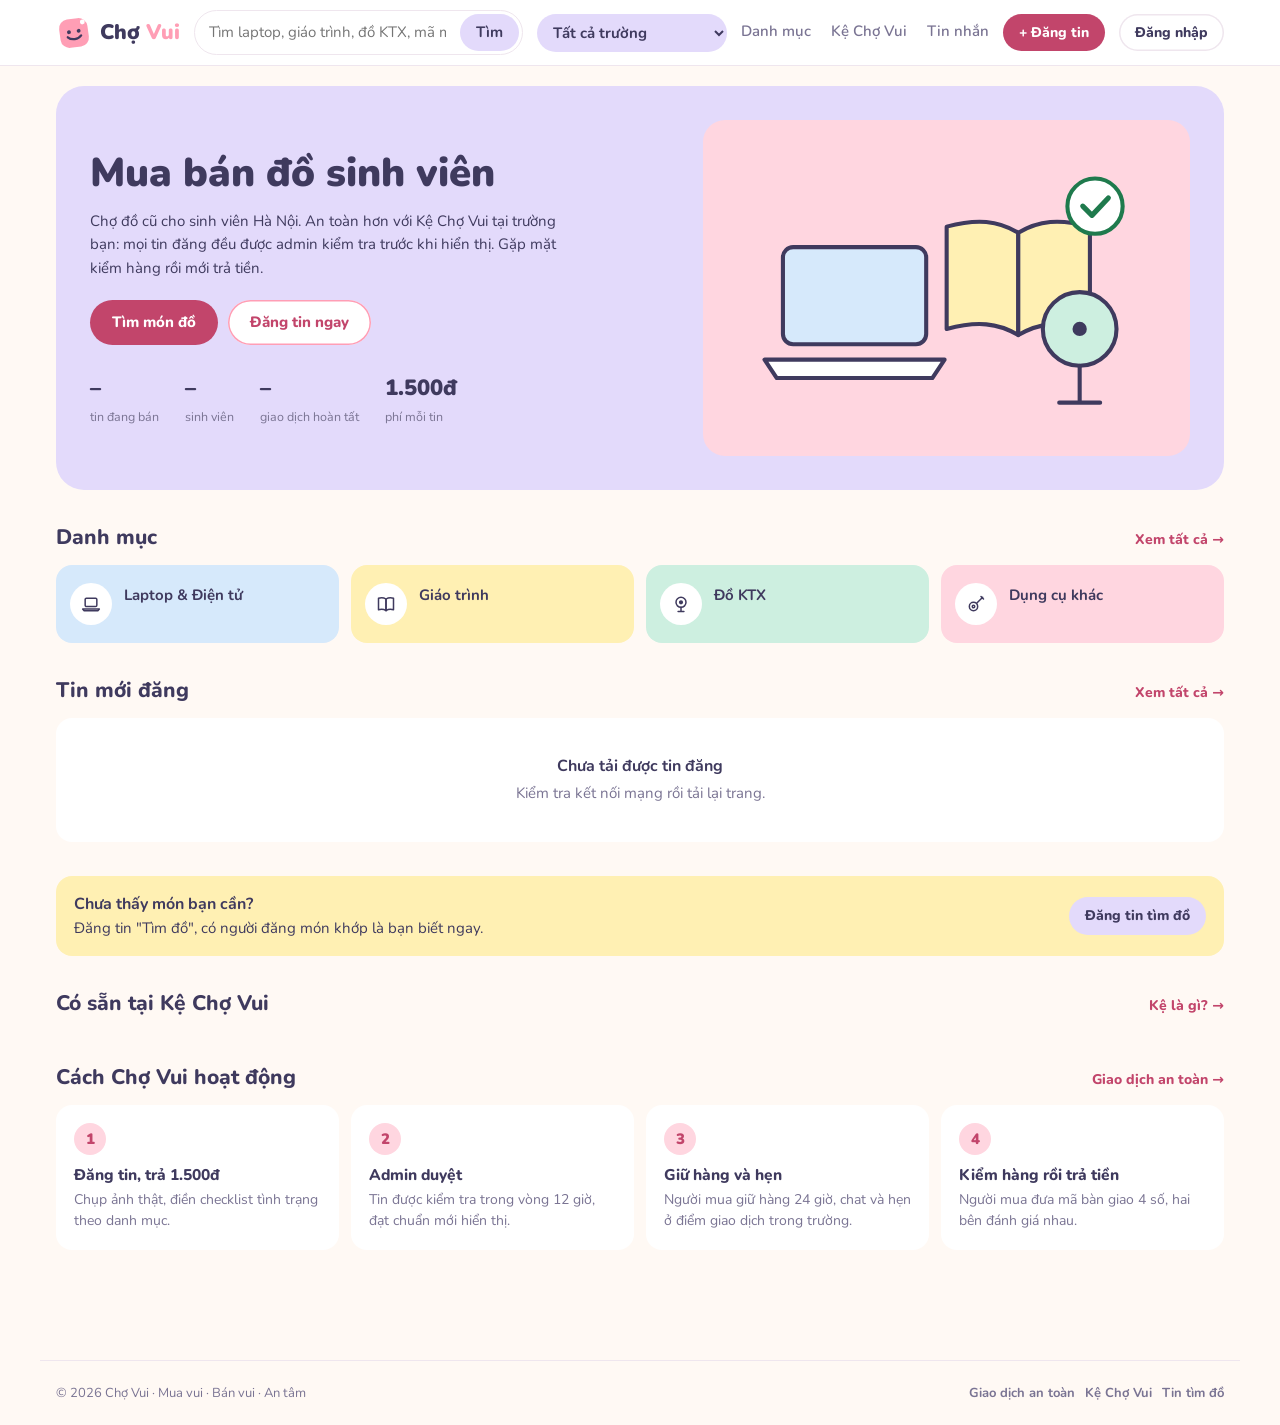
<file: index.html>
<!doctype html>
<html lang="vi">
<head>
<meta charset="utf-8">
<meta name="viewport" content="width=device-width,initial-scale=1,viewport-fit=cover">
<title>Chợ Vui – Chợ mua bán đồ cũ sinh viên Hà Nội</title>
<meta name="description" content="Chợ Vui: sinh viên Hà Nội mua bán laptop, giáo trình, đồ KTX đã qua sử dụng. Mọi tin đăng đều được admin duyệt trước khi hiển thị.">
<link rel="icon" href="/favicon.svg">
<link rel="preconnect" href="https://fonts.googleapis.com">
<link rel="stylesheet" href="https://fonts.googleapis.com/css2?family=Nunito:wght@400;600;700;800;900&display=swap">
<link rel="stylesheet" href="/css/app.css">
<script id="wix-site-script" src="https://manage.wix.com/_api/headless-business-setup/v1/headless-business/site-script.js" data-client-id="25baaef8-1a6a-4740-84be-75ab2af6011e" async></script></head>
<body>
<header id="hdr"></header>
<main class="wrap">
  <section class="hero">
    <div>
      <h1>Mua bán đồ sinh viên</h1>
      <p>Chợ đồ cũ cho sinh viên Hà Nội. An toàn hơn với Kệ Chợ Vui tại trường bạn: mọi tin đăng đều được admin kiểm tra trước khi hiển thị. Gặp mặt kiểm hàng rồi mới trả tiền.</p>
      <div class="row"><a class="btn primary" href="/search.html">Tìm món đồ</a><a class="btn line" href="/post.html">Đăng tin ngay</a></div>
      <div class="stats" id="stats">
        <div><b data-s="live">–</b><small>tin đang bán</small></div>
        <div><b data-s="users">–</b><small>sinh viên</small></div>
        <div><b data-s="sold">–</b><small>giao dịch hoàn tất</small></div>
        <div><b>1.500đ</b><small>phí mỗi tin</small></div>
      </div>
    </div>
    <div class="hero-art" aria-hidden="true">
      <svg viewBox="0 0 400 260" fill="none" stroke="#3F3A5E" stroke-width="4" stroke-linejoin="round" stroke-linecap="round">
        <rect x="40" y="90" width="140" height="95" rx="10" fill="#D6E9FB"/><path d="M22 200h176l-12 18H34z" fill="#fff"/>
        <path d="M200 70c30-8 50-6 70 6v100c-20-12-40-14-70-6z" fill="#FFF0B3"/><path d="M270 76c20-12 40-14 70-6v100c-30-8-50-6-70 6z" fill="#FFF0B3"/>
        <circle cx="330" cy="170" r="36" fill="#CDEFE0"/><circle cx="330" cy="170" r="7" fill="#3F3A5E" stroke="none"/><path d="M330 206v36M310 242h40"/>
        <circle cx="345" cy="50" r="27" fill="#fff" stroke="#1F7A4D"/><path d="M333 50l9 9 16-17" stroke="#1F7A4D" stroke-width="5"/>
      </svg>
    </div>
  </section>

  <section class="sec">
    <div class="sec-h"><h2>Danh mục</h2><a href="/search.html">Xem tất cả →</a></div>
    <div class="cats" id="cats"></div>
  </section>

  <section class="sec">
    <div class="sec-h"><h2 id="newTitle">Tin mới đăng</h2><a href="/search.html">Xem tất cả →</a></div>
    <div class="grid" id="newGrid"></div>
  </section>

  <section class="sec">
    <div class="banner"><div><b>Chưa thấy món bạn cần?</b><span>Đăng tin "Tìm đồ", có người đăng món khớp là bạn biết ngay.</span></div><a class="btn soft sm" href="/post.html?mode=want">Đăng tin tìm đồ</a></div>
  </section>

  <section class="sec">
    <div class="sec-h"><h2>Có sẵn tại Kệ Chợ Vui</h2><a href="/ke.html">Kệ là gì? →</a></div>
    <div class="grid" id="shelfGrid"></div>
  </section>

  <section class="sec">
    <div class="sec-h"><h2>Cách Chợ Vui hoạt động</h2><a href="/safe.html">Giao dịch an toàn →</a></div>
    <div class="steps">
      <div class="step"><div class="n">1</div><h3>Đăng tin, trả 1.500đ</h3><p>Chụp ảnh thật, điền checklist tình trạng theo danh mục.</p></div>
      <div class="step"><div class="n">2</div><h3>Admin duyệt</h3><p>Tin được kiểm tra trong vòng 12 giờ, đạt chuẩn mới hiển thị.</p></div>
      <div class="step"><div class="n">3</div><h3>Giữ hàng và hẹn</h3><p>Người mua giữ hàng 24 giờ, chat và hẹn ở điểm giao dịch trong trường.</p></div>
      <div class="step"><div class="n">4</div><h3>Kiểm hàng rồi trả tiền</h3><p>Người mua đưa mã bàn giao 4 số, hai bên đánh giá nhau.</p></div>
    </div>
  </section>
</main>
<footer id="foot"></footer>
<nav id="bnav"></nav>
<script type="module" src="/js/home.js"></script>
</body>
</html>
</file>
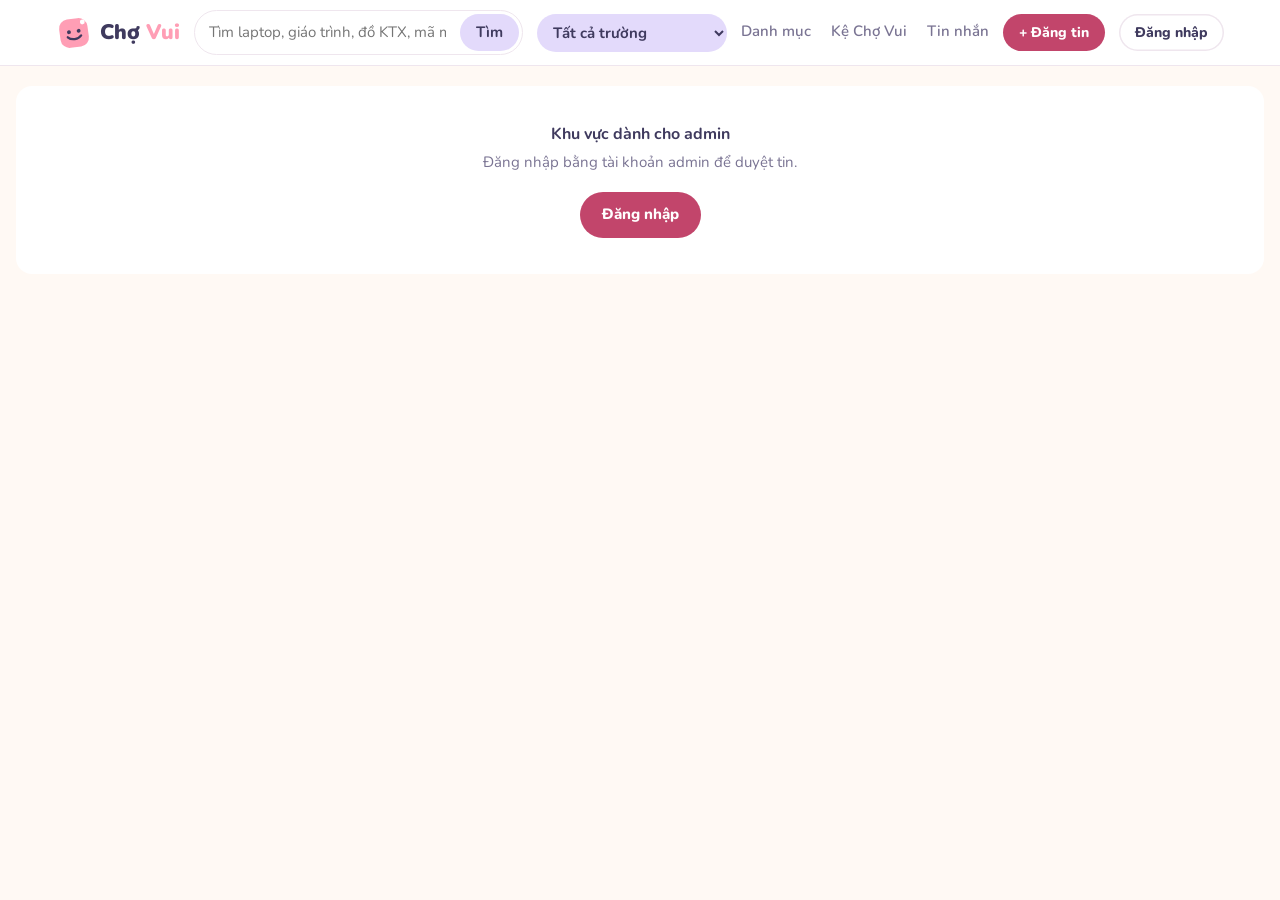
<file: admin.html>
<!doctype html>
<html lang="vi"><head><meta charset="utf-8"><meta name="viewport" content="width=device-width,initial-scale=1,viewport-fit=cover"><title>Quản trị – Chợ Vui</title><meta name="robots" content="noindex"><link rel="icon" href="/favicon.svg"><link rel="stylesheet" href="https://fonts.googleapis.com/css2?family=Nunito:wght@400;600;700;800;900&display=swap"><link rel="stylesheet" href="/css/app.css"><link rel="stylesheet" href="/css/pages.css"><link rel="stylesheet" href="/css/more.css"><script id="wix-site-script" src="https://manage.wix.com/_api/headless-business-setup/v1/headless-business/site-script.js" data-client-id="25baaef8-1a6a-4740-84be-75ab2af6011e" async></script></head>
<body><header id="hdr"></header><main class="wrap" id="app" style="max-width:1400px"></main><nav id="bnav"></nav><script type="module" src="/js/admin.js"></script></body></html>
</file>
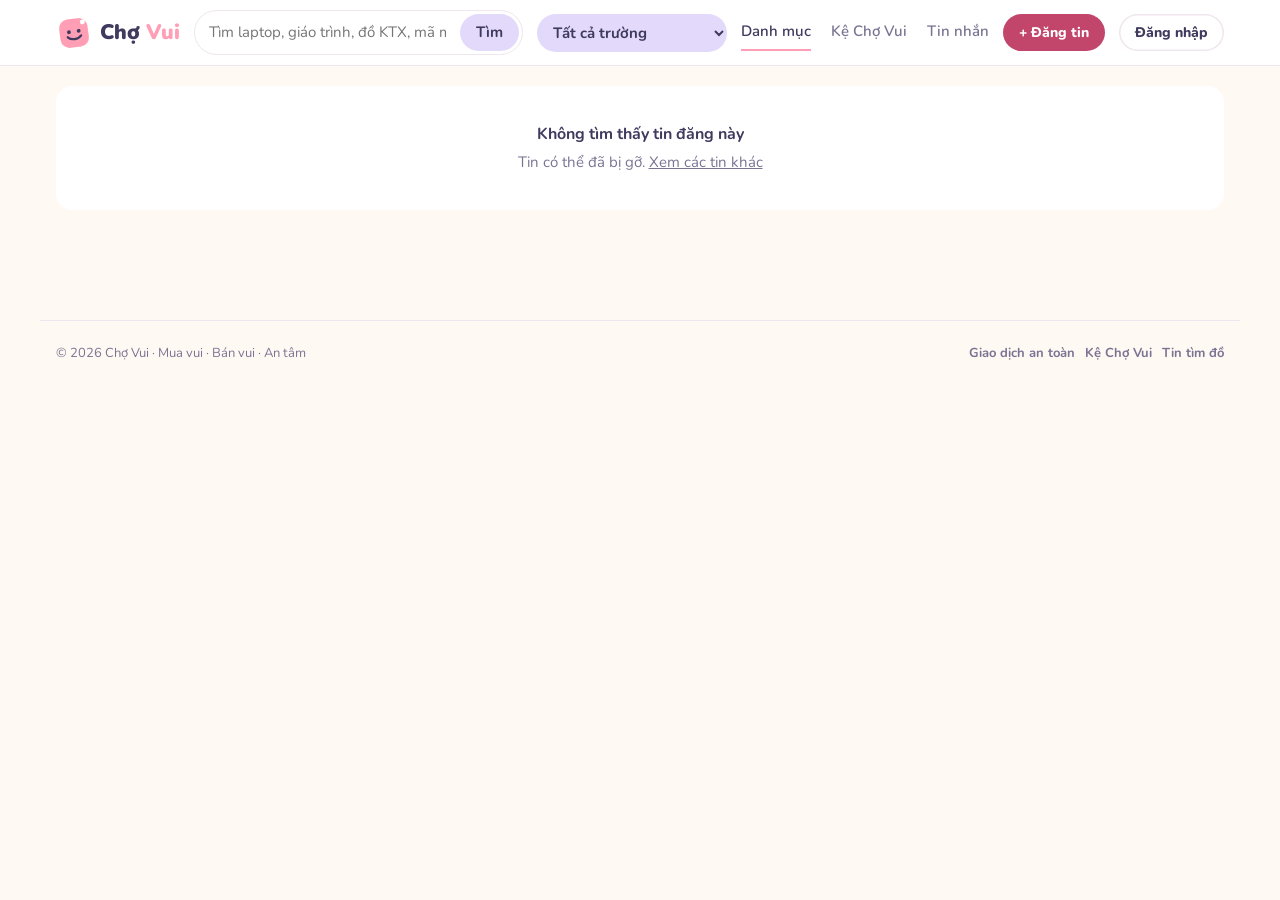
<file: item.html>
<!doctype html>
<html lang="vi">
<head>
<meta charset="utf-8">
<meta name="viewport" content="width=device-width,initial-scale=1,viewport-fit=cover">
<title>Chi tiết tin – Chợ Vui</title>
<link rel="icon" href="/favicon.svg">
<link rel="stylesheet" href="https://fonts.googleapis.com/css2?family=Nunito:wght@400;600;700;800;900&display=swap">
<link rel="stylesheet" href="/css/app.css">
<link rel="stylesheet" href="/css/pages.css">
<script id="wix-site-script" src="https://manage.wix.com/_api/headless-business-setup/v1/headless-business/site-script.js" data-client-id="25baaef8-1a6a-4740-84be-75ab2af6011e" async></script></head>
<body>
<header id="hdr"></header>
<main class="wrap" id="app"><div class="skel" style="aspect-ratio:2.4"></div></main>
<footer id="foot"></footer>
<nav id="bnav"></nav>
<script type="module" src="/js/item.js"></script>
</body>
</html>
</file>
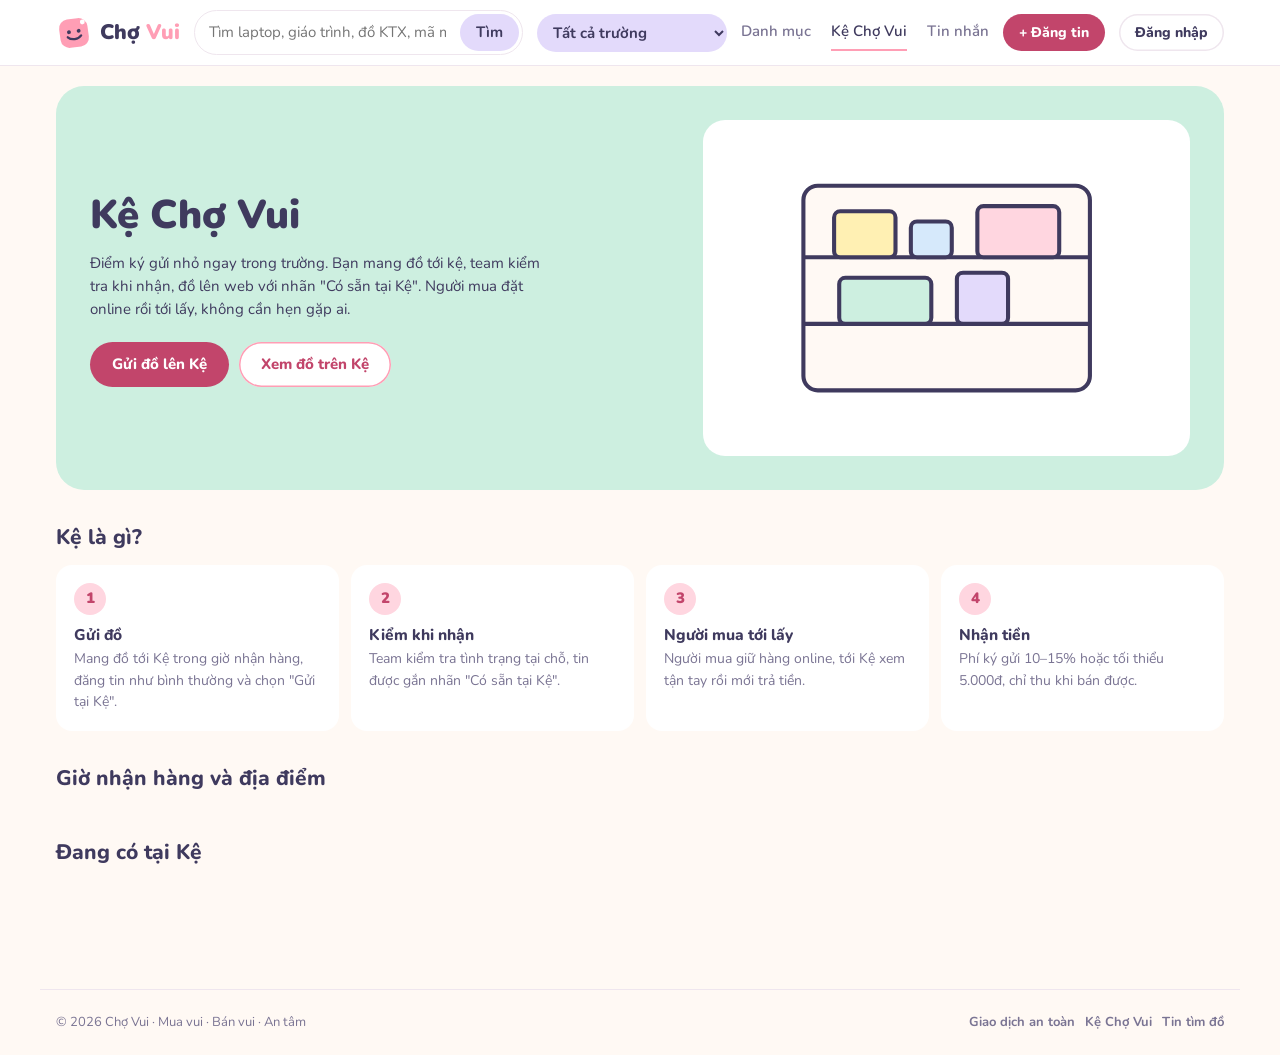
<file: ke.html>
<!doctype html>
<html lang="vi"><head><meta charset="utf-8"><meta name="viewport" content="width=device-width,initial-scale=1,viewport-fit=cover"><title>Kệ Chợ Vui – Chợ Vui</title><meta name="description" content="Kệ Chợ Vui: gửi đồ tại kệ trong trường, được kiểm tra khi nhận, người mua tới lấy không cần hẹn."><link rel="icon" href="/favicon.svg"><link rel="stylesheet" href="https://fonts.googleapis.com/css2?family=Nunito:wght@400;600;700;800;900&display=swap"><link rel="stylesheet" href="/css/app.css"><link rel="stylesheet" href="/css/pages.css"><link rel="stylesheet" href="/css/more.css"><script id="wix-site-script" src="https://manage.wix.com/_api/headless-business-setup/v1/headless-business/site-script.js" data-client-id="25baaef8-1a6a-4740-84be-75ab2af6011e" async></script></head>
<body><header id="hdr"></header>
<main class="wrap">
  <section class="hero" style="background:var(--bacha)"><div><h1>Kệ Chợ Vui</h1><p>Điểm ký gửi nhỏ ngay trong trường. Bạn mang đồ tới kệ, team kiểm tra khi nhận, đồ lên web với nhãn "Có sẵn tại Kệ". Người mua đặt online rồi tới lấy, không cần hẹn gặp ai.</p><div class="row"><a class="btn primary" href="/post.html">Gửi đồ lên Kệ</a><a class="btn line" href="/search.html">Xem đồ trên Kệ</a></div></div>
  <div class="hero-art" style="background:var(--white)" aria-hidden="true"><svg viewBox="0 0 400 260" fill="none" stroke="#3F3A5E" stroke-width="4" stroke-linejoin="round"><rect x="60" y="30" width="280" height="200" rx="14" fill="#FFF9F4"/><path d="M60 100h280M60 165h280"/><rect x="90" y="55" width="60" height="45" rx="6" fill="#FFF0B3"/><rect x="165" y="65" width="40" height="35" rx="6" fill="#D6E9FB"/><rect x="230" y="50" width="80" height="50" rx="6" fill="#FFD6E0"/><rect x="95" y="120" width="90" height="45" rx="6" fill="#CDEFE0"/><rect x="210" y="115" width="50" height="50" rx="6" fill="#E3DAFB"/></svg></div></section>
  <section class="sec"><div class="sec-h"><h2>Kệ là gì?</h2></div>
    <div class="steps"><div class="step"><div class="n">1</div><h3>Gửi đồ</h3><p>Mang đồ tới Kệ trong giờ nhận hàng, đăng tin như bình thường và chọn "Gửi tại Kệ".</p></div><div class="step"><div class="n">2</div><h3>Kiểm khi nhận</h3><p>Team kiểm tra tình trạng tại chỗ, tin được gắn nhãn "Có sẵn tại Kệ".</p></div><div class="step"><div class="n">3</div><h3>Người mua tới lấy</h3><p>Người mua giữ hàng online, tới Kệ xem tận tay rồi mới trả tiền.</p></div><div class="step"><div class="n">4</div><h3>Nhận tiền</h3><p>Phí ký gửi 10–15% hoặc tối thiểu 5.000đ, chỉ thu khi bán được.</p></div></div>
  </section>
  <section class="sec"><div class="sec-h"><h2>Giờ nhận hàng và địa điểm</h2></div><div class="list" id="meets"></div></section>
  <section class="sec"><div class="sec-h"><h2>Đang có tại Kệ</h2></div><div class="grid" id="shelf"></div></section>
</main>
<footer id="foot"></footer><nav id="bnav"></nav>
<script type="module">
import { shell, queryItems, LIVE, card, universities, uniName, esc, icon } from "/js/app.js";
shell("ke");
const unis = await universities();
queryItems("MeetPoints", { limit: 50 }).then((r) => {
  const ke = r.items.filter((m) => /Kệ/.test(m.name));
  document.getElementById("meets").innerHTML = (ke.length ? ke : r.items).map((m) => '<div class="li"><span class="sq t-mint">' + icon("pin") + '</span><div class="body"><b>' + esc(m.name) + '</b><span class="small muted">' + esc(uniName(m.university, unis)) + " · " + esc(m.hours) + "</span></div></div>").join("");
});
queryItems("Listings", { filters: [LIVE, { field: "onShelf", op: "eq", value: true }], limit: 20 }).then((r) => {
  document.getElementById("shelf").innerHTML = r.items.map((l) => card(l, unis)).join("") || '<div class="empty">Kệ đang trống.</div>';
});
</script>
</body></html>
</file>
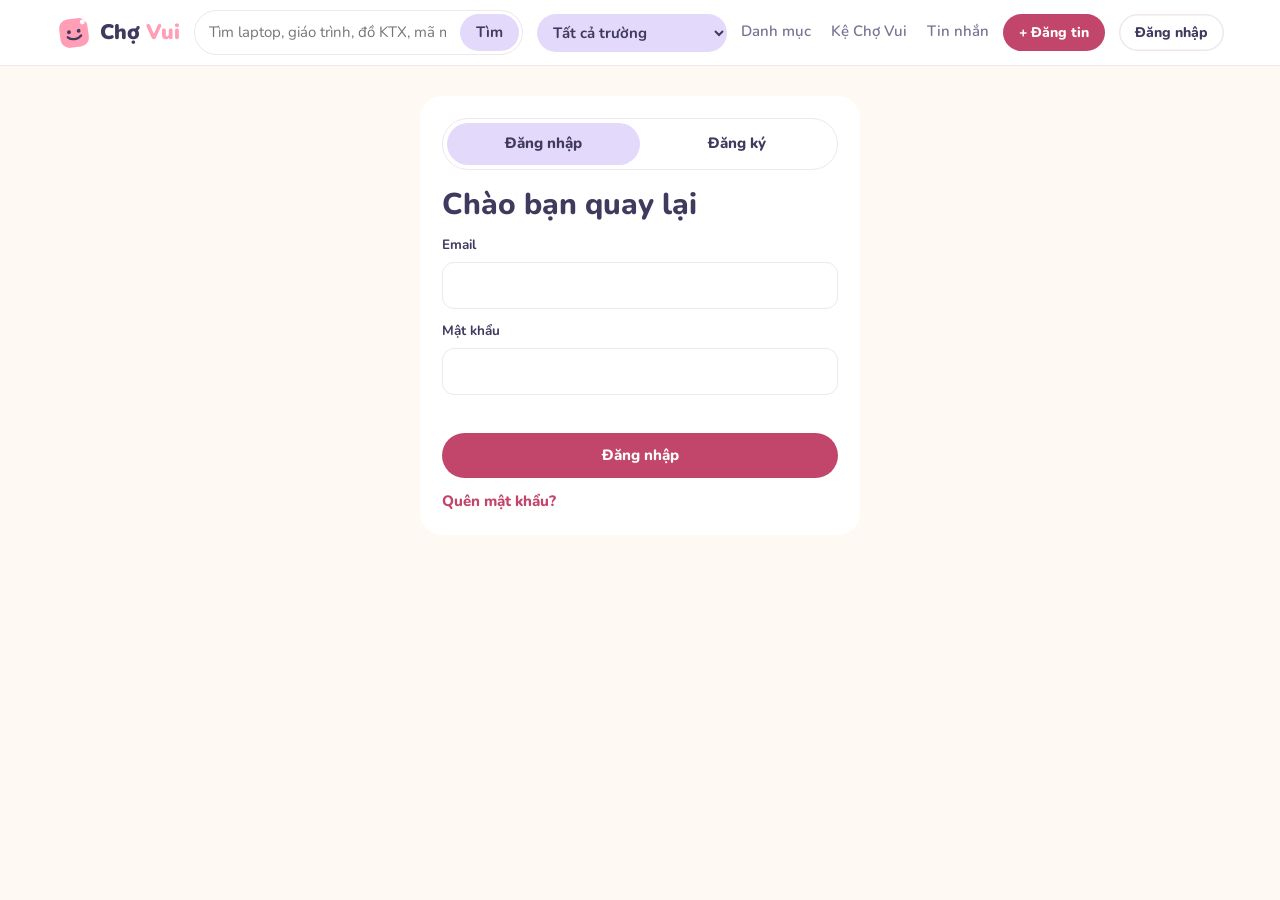
<file: login.html>
<!doctype html>
<html lang="vi">
<head>
<meta charset="utf-8">
<meta name="viewport" content="width=device-width,initial-scale=1,viewport-fit=cover">
<title>Đăng nhập – Chợ Vui</title>
<link rel="icon" href="/favicon.svg">
<link rel="stylesheet" href="https://fonts.googleapis.com/css2?family=Nunito:wght@400;600;700;800;900&display=swap">
<link rel="stylesheet" href="/css/app.css">
<link rel="stylesheet" href="/css/pages.css">
<link rel="stylesheet" href="/css/more.css">
<style>
.req{color:var(--hong)}
.ferr{color:var(--bad);font-size:12.5px;min-height:0}
.ferr:empty{display:none}
.input[aria-invalid="true"]{border-color:var(--bad)}
.seg.sm button{padding:7px;font-size:14px}
.cb a{color:var(--hong)}
</style>
<script id="wix-site-script" src="https://manage.wix.com/_api/headless-business-setup/v1/headless-business/site-script.js" data-client-id="25baaef8-1a6a-4740-84be-75ab2af6011e" async></script></head>
<body>
<header id="hdr"></header>
<main class="wrap">
  <div class="auth panel">
    <div class="seg" role="tablist" id="mainSeg"><button type="button" role="tab" data-tab="in" aria-selected="true">Đăng nhập</button><button type="button" role="tab" data-tab="up" aria-selected="false">Đăng ký</button></div>

    <div class="notice" id="resetDone" hidden><b>Đã đổi mật khẩu</b>Bạn đăng nhập lại bằng mật khẩu mới nhé.</div>

    <form id="fIn" novalidate>
      <h1>Chào bạn quay lại</h1>
      <div class="field"><label for="inEmail">Email</label><input class="input" id="inEmail" name="email" type="email" autocomplete="email" required></div>
      <div class="field"><label for="inPass">Mật khẩu</label><input class="input" id="inPass" name="password" type="password" autocomplete="current-password" required></div>
      <p class="err" data-err></p>
      <button class="btn primary block" type="submit">Đăng nhập</button>
      <button class="link" type="button" data-forgot>Quên mật khẩu?</button>
    </form>

    <form id="fUp" novalidate hidden>
      <h1>Tạo tài khoản Chợ Vui</h1>
      <p class="muted small">Tất cả các mục đều bắt buộc. Mỗi tài khoản vừa mua vừa bán được.</p>
      <div class="field"><label for="upName">Họ và tên <span class="req">*</span></label><input class="input" id="upName" name="name" autocomplete="name" placeholder="VD: Nguyễn Văn An"><small class="ferr" id="e-upName"></small></div>
      <div class="field"><label for="upPhone">Số điện thoại <span class="req">*</span></label><input class="input" id="upPhone" name="phone" type="tel" inputmode="tel" autocomplete="tel" placeholder="VD: 0912345678"><small class="ferr" id="e-upPhone"></small></div>
      <div class="grid2">
        <div class="field"><label for="upArea">Khu vực <span class="req">*</span></label><select class="input" id="upArea" name="area"><option value="">Chọn khu vực</option></select><small class="ferr" id="e-upArea"></small></div>
        <div class="field"><label for="upUni">Trường <span class="req">*</span></label><select class="input" id="upUni" name="uni"><option value="">Chọn trường</option></select><small class="ferr" id="e-upUni"></small></div>
      </div>
      <div class="field"><label for="upEmail">Email <span class="req">*</span></label><input class="input" id="upEmail" name="email" type="email" autocomplete="email" placeholder="ban@gmail.com"><small class="ferr" id="e-upEmail"></small></div>
      <div class="field"><label for="upPass">Mật khẩu <span class="req">*</span></label><input class="input" id="upPass" name="password" type="password" autocomplete="new-password" placeholder="Ít nhất 8 ký tự, có cả chữ và số"><small class="ferr" id="e-upPass"></small></div>
      <div class="field"><label for="upPass2">Nhập lại mật khẩu <span class="req">*</span></label><input class="input" id="upPass2" name="password2" type="password" autocomplete="new-password"><small class="ferr" id="e-upPass2"></small></div>
      <label class="cb"><input type="checkbox" id="upAgree" name="agree"> Tôi đồng ý với <a href="/safe.html" target="_blank">quy định giao dịch của Chợ Vui</a> <span class="req">*</span></label><small class="ferr" id="e-upAgree"></small>
      <p class="err" data-err></p>
      <button class="btn primary block" type="submit">Tạo tài khoản</button>
    </form>

    <form id="fCode" novalidate hidden>
      <h1>Xác thực email</h1>
      <p class="muted">Nhập mã vừa được gửi tới email của bạn.</p>
      <div class="field"><label for="code">Mã xác thực</label><input class="input" id="code" name="code" inputmode="numeric" required></div>
      <p class="err" data-err></p>
      <button class="btn primary block" type="submit">Xác thực</button>
    </form>

    <div id="forgot" hidden>
      <h1>Quên mật khẩu</h1>
      <p class="muted small">Chọn cách lấy lại tài khoản.</p>
      <div class="seg sm" role="tablist" id="fgSeg" style="margin:10px 0 14px"><button type="button" data-fg="email" aria-selected="true">Qua email</button><button type="button" data-fg="phone" aria-selected="false">Qua số điện thoại</button></div>
      <form id="fFgEmail" novalidate>
        <div class="field"><label for="fgEmail">Email đã đăng ký</label><input class="input" id="fgEmail" type="email" autocomplete="email"></div>
        <p class="err" data-err></p>
        <button class="btn primary block" type="submit">Gửi link đặt lại mật khẩu</button>
      </form>
      <form id="fFgPhone" novalidate hidden>
        <p class="small">Admin sẽ gọi vào số này để xác minh, rồi gửi link đặt lại mật khẩu tới email của bạn.</p>
        <div class="field"><label for="fgName">Họ và tên</label><input class="input" id="fgName" autocomplete="name"></div>
        <div class="field"><label for="fgPhone">Số điện thoại đã đăng ký</label><input class="input" id="fgPhone" type="tel" inputmode="tel" autocomplete="tel"></div>
        <p class="err" data-err></p>
        <button class="btn primary block" type="submit">Gửi yêu cầu cho admin</button>
      </form>
      <div class="notice" id="fgDone" hidden></div>
      <button class="link" type="button" data-back style="margin-top:12px">← Quay lại đăng nhập</button>
    </div>

    <div class="notice warn" id="approval" hidden><b>Tài khoản đang chờ duyệt</b>Admin sẽ duyệt tài khoản của bạn sớm. Bạn sẽ đăng nhập được sau khi được duyệt.</div>
  </div>
</main>
<nav id="bnav"></nav>
<script type="module" src="/js/login.js"></script>
</body>
</html>
</file>
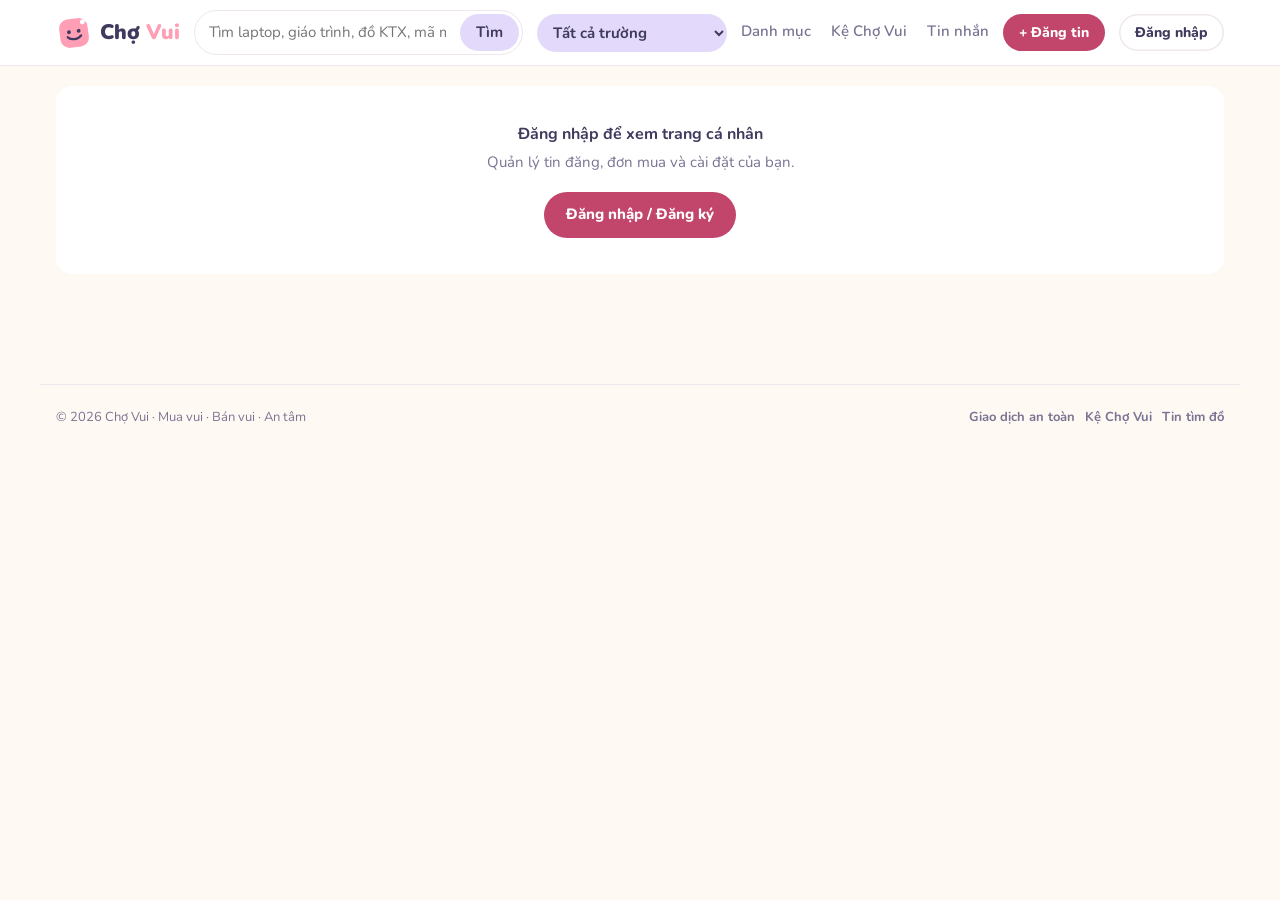
<file: me.html>
<!doctype html>
<html lang="vi">
<head>
<meta charset="utf-8">
<meta name="viewport" content="width=device-width,initial-scale=1,viewport-fit=cover">
<title>Tôi – Chợ Vui</title>
<link rel="icon" href="/favicon.svg">
<link rel="stylesheet" href="https://fonts.googleapis.com/css2?family=Nunito:wght@400;600;700;800;900&display=swap">
<link rel="stylesheet" href="/css/app.css">
<link rel="stylesheet" href="/css/pages.css">
<link rel="stylesheet" href="/css/more.css">
<script id="wix-site-script" src="https://manage.wix.com/_api/headless-business-setup/v1/headless-business/site-script.js" data-client-id="25baaef8-1a6a-4740-84be-75ab2af6011e" async></script></head>
<body>
<header id="hdr"></header>
<main class="wrap" id="app"></main>
<footer id="foot"></footer>
<nav id="bnav"></nav>
<script type="module" src="/js/me.js"></script>
</body>
</html>
</file>
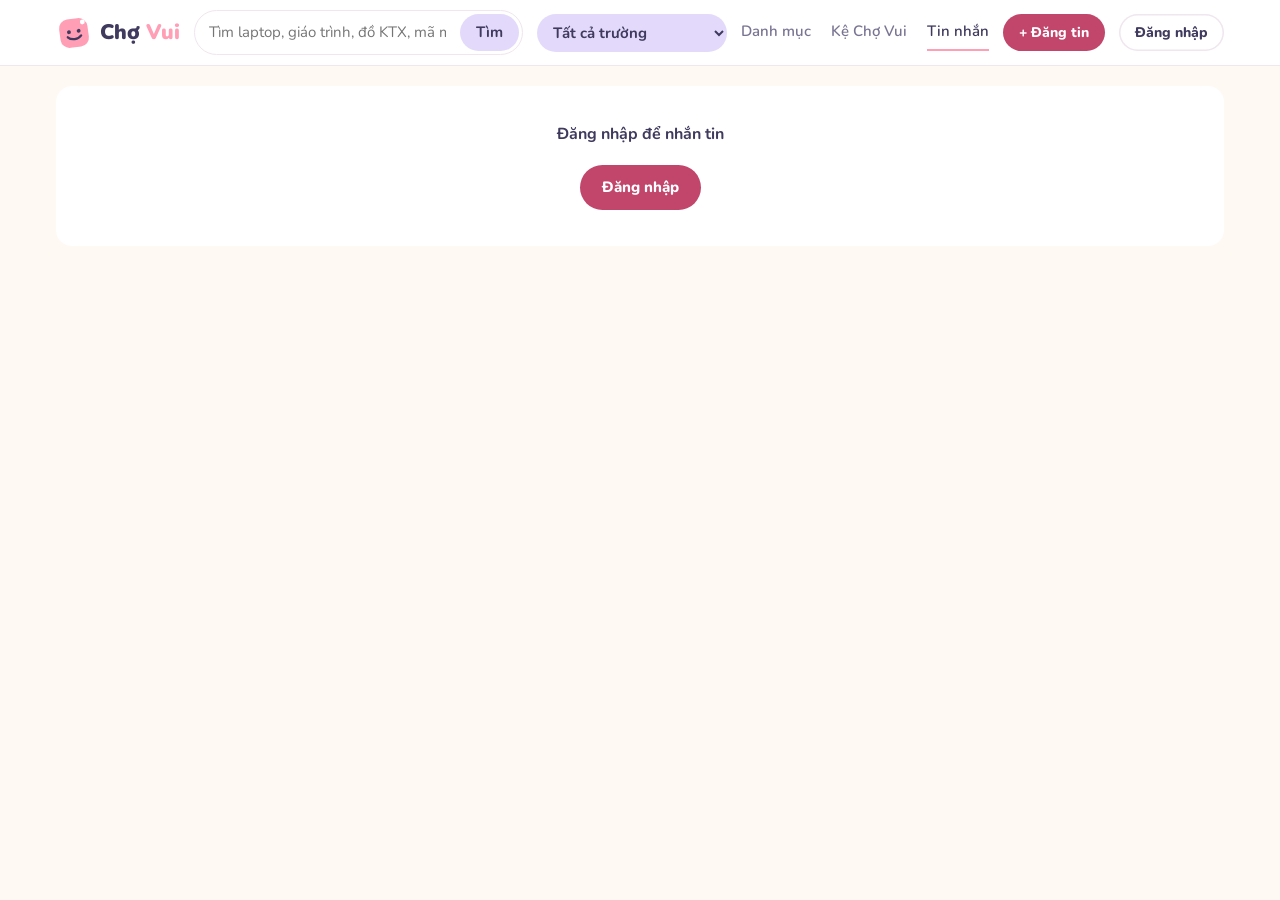
<file: messages.html>
<!doctype html>
<html lang="vi"><head><meta charset="utf-8"><meta name="viewport" content="width=device-width,initial-scale=1,viewport-fit=cover"><title>Tin nhắn – Chợ Vui</title><link rel="icon" href="/favicon.svg"><link rel="stylesheet" href="https://fonts.googleapis.com/css2?family=Nunito:wght@400;600;700;800;900&display=swap"><link rel="stylesheet" href="/css/app.css"><link rel="stylesheet" href="/css/pages.css"><link rel="stylesheet" href="/css/more.css"><script id="wix-site-script" src="https://manage.wix.com/_api/headless-business-setup/v1/headless-business/site-script.js" data-client-id="25baaef8-1a6a-4740-84be-75ab2af6011e" async></script></head>
<body><header id="hdr"></header><main class="wrap" id="app"></main><nav id="bnav"></nav><script type="module" src="/js/messages.js"></script></body></html>
</file>
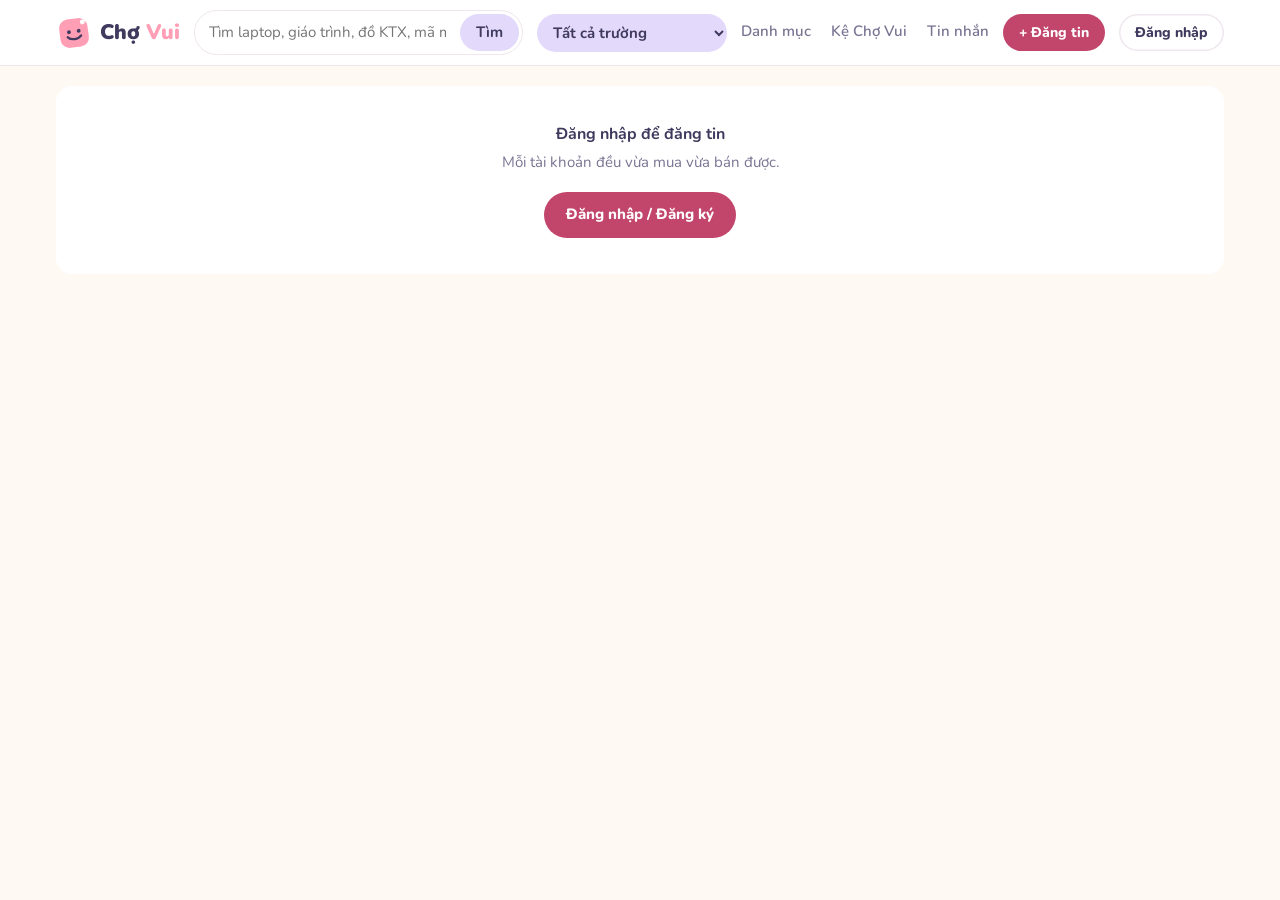
<file: post.html>
<!doctype html>
<html lang="vi">
<head>
<meta charset="utf-8">
<meta name="viewport" content="width=device-width,initial-scale=1,viewport-fit=cover">
<title>Đăng tin – Chợ Vui</title>
<link rel="icon" href="/favicon.svg">
<link rel="stylesheet" href="https://fonts.googleapis.com/css2?family=Nunito:wght@400;600;700;800;900&display=swap">
<link rel="stylesheet" href="/css/app.css">
<link rel="stylesheet" href="/css/pages.css">
<link rel="stylesheet" href="/css/more.css">
<script id="wix-site-script" src="https://manage.wix.com/_api/headless-business-setup/v1/headless-business/site-script.js" data-client-id="25baaef8-1a6a-4740-84be-75ab2af6011e" async></script></head>
<body>
<header id="hdr"></header>
<main class="wrap" id="app"></main>
<nav id="bnav"></nav>
<script type="module" src="/js/post.js"></script>
</body>
</html>
</file>
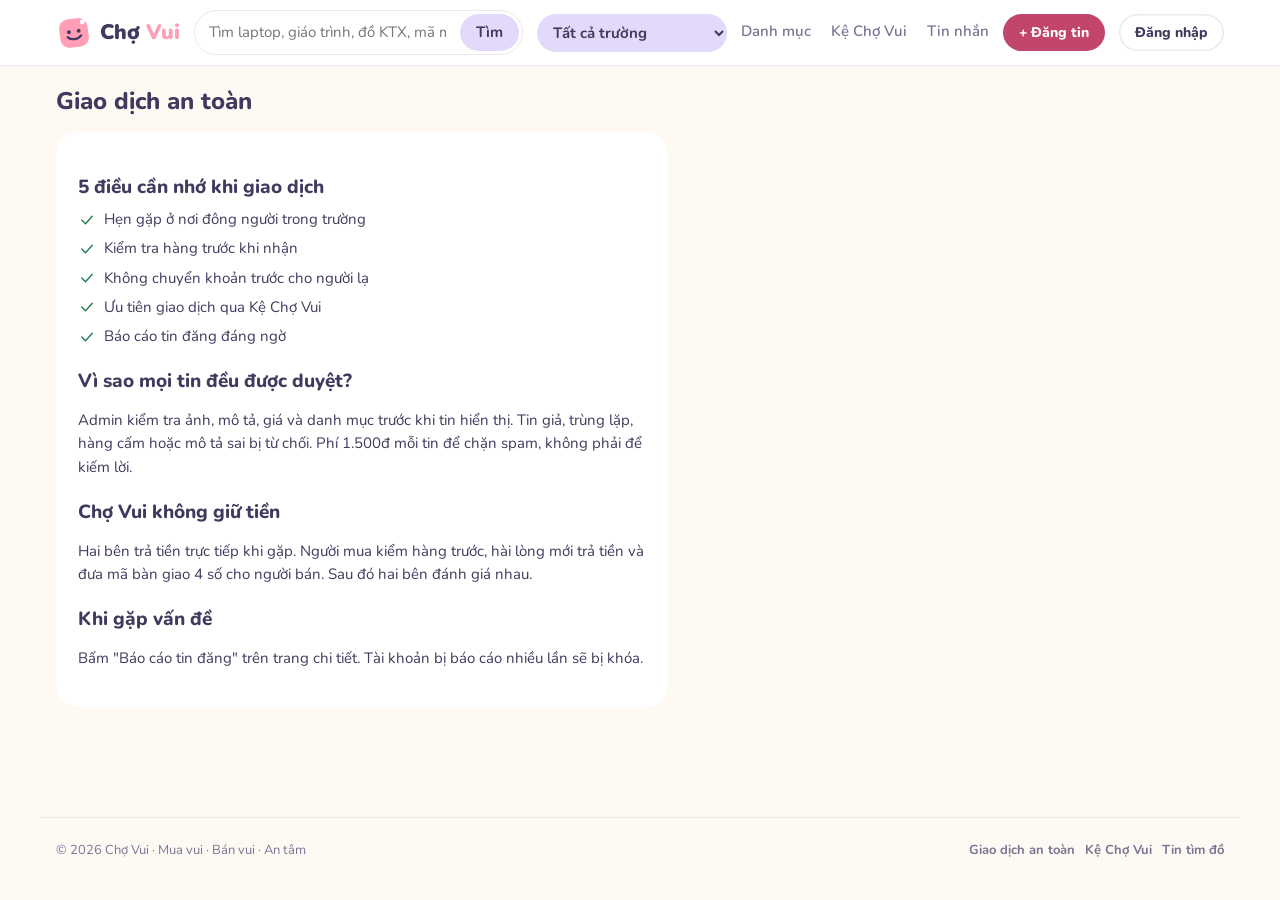
<file: safe.html>
<!doctype html>
<html lang="vi"><head><meta charset="utf-8"><meta name="viewport" content="width=device-width,initial-scale=1,viewport-fit=cover"><title>Giao dịch an toàn – Chợ Vui</title><meta name="description" content="Quy định giao dịch của Chợ Vui và những điều cần nhớ khi mua bán đồ cũ sinh viên."><link rel="icon" href="/favicon.svg"><link rel="stylesheet" href="https://fonts.googleapis.com/css2?family=Nunito:wght@400;600;700;800;900&display=swap"><link rel="stylesheet" href="/css/app.css"><link rel="stylesheet" href="/css/pages.css"><link rel="stylesheet" href="/css/more.css"><script id="wix-site-script" src="https://manage.wix.com/_api/headless-business-setup/v1/headless-business/site-script.js" data-client-id="25baaef8-1a6a-4740-84be-75ab2af6011e" async></script></head>
<body><header id="hdr"></header>
<main class="wrap">
  <div class="page-h"><h1>Giao dịch an toàn</h1></div>
  <div class="panel prose">
    <h2>5 điều cần nhớ khi giao dịch</h2>
    <ul class="ck" id="rules"></ul>
    <h2>Vì sao mọi tin đều được duyệt?</h2>
    <p>Admin kiểm tra ảnh, mô tả, giá và danh mục trước khi tin hiển thị. Tin giả, trùng lặp, hàng cấm hoặc mô tả sai bị từ chối. Phí 1.500đ mỗi tin để chặn spam, không phải để kiếm lời.</p>
    <h2>Chợ Vui không giữ tiền</h2>
    <p>Hai bên trả tiền trực tiếp khi gặp. Người mua kiểm hàng trước, hài lòng mới trả tiền và đưa mã bàn giao 4 số cho người bán. Sau đó hai bên đánh giá nhau.</p>
    <h2>Khi gặp vấn đề</h2>
    <p>Bấm "Báo cáo tin đăng" trên trang chi tiết. Tài khoản bị báo cáo nhiều lần sẽ bị khóa.</p>
  </div>
</main>
<footer id="foot"></footer><nav id="bnav"></nav>
<script type="module">
import { shell, esc, icon } from "/js/app.js";
shell("safe");
const rules = ["Hẹn gặp ở nơi đông người trong trường", "Kiểm tra hàng trước khi nhận", "Không chuyển khoản trước cho người lạ", "Ưu tiên giao dịch qua Kệ Chợ Vui", "Báo cáo tin đăng đáng ngờ"];
document.getElementById("rules").innerHTML = rules.map((r) => "<li>" + icon("check") + esc(r) + "</li>").join("");
</script>
</body></html>
</file>
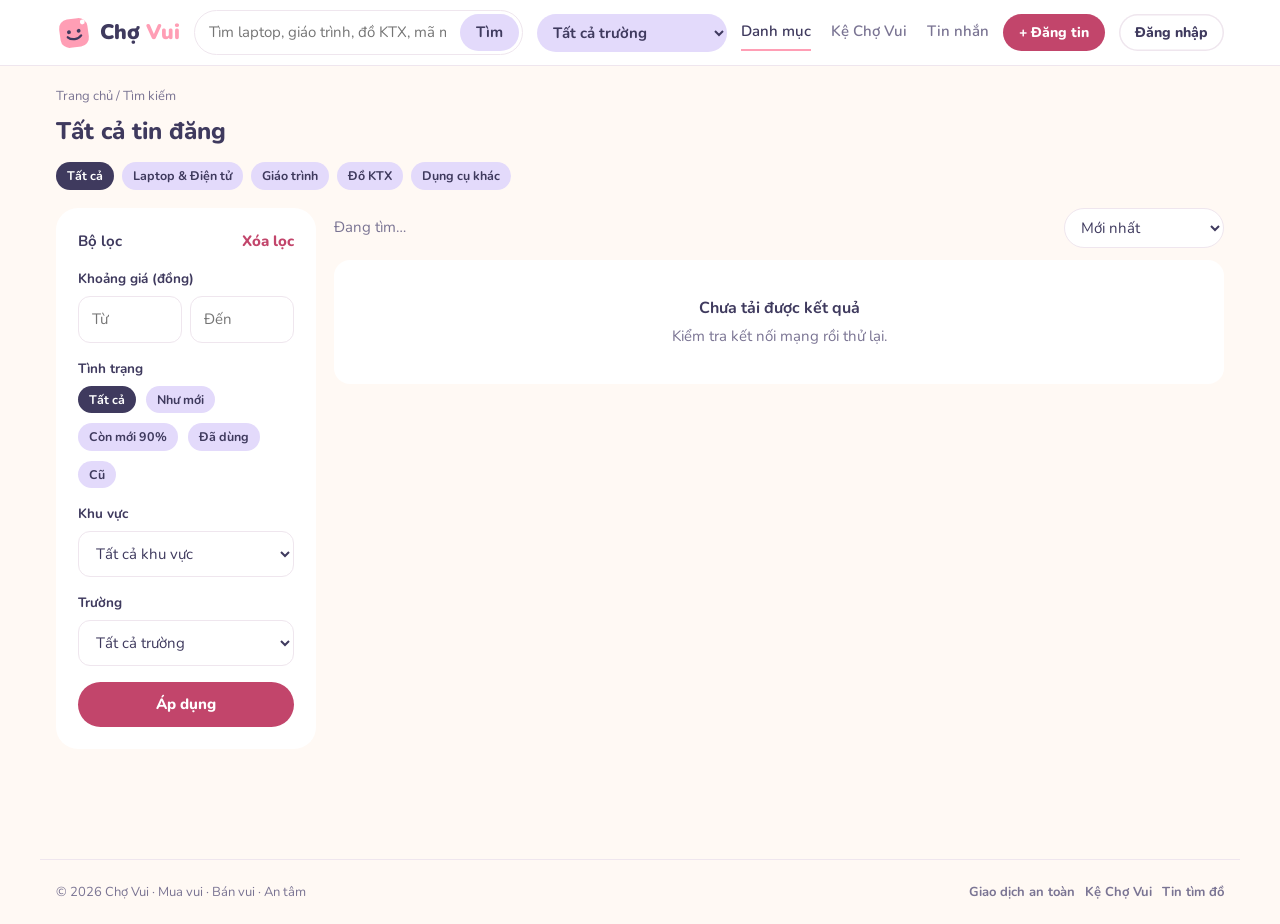
<file: search.html>
<!doctype html>
<html lang="vi">
<head>
<meta charset="utf-8">
<meta name="viewport" content="width=device-width,initial-scale=1,viewport-fit=cover">
<title>Tìm kiếm – Chợ Vui</title>
<link rel="icon" href="/favicon.svg">
<link rel="stylesheet" href="https://fonts.googleapis.com/css2?family=Nunito:wght@400;600;700;800;900&display=swap">
<link rel="stylesheet" href="/css/app.css">
<link rel="stylesheet" href="/css/pages.css">
<script id="wix-site-script" src="https://manage.wix.com/_api/headless-business-setup/v1/headless-business/site-script.js" data-client-id="25baaef8-1a6a-4740-84be-75ab2af6011e" async></script></head>
<body>
<header id="hdr"></header>
<main class="wrap" id="app"></main>
<footer id="foot"></footer>
<nav id="bnav"></nav>
<script type="module" src="/js/search.js"></script>
</body>
</html>
</file>
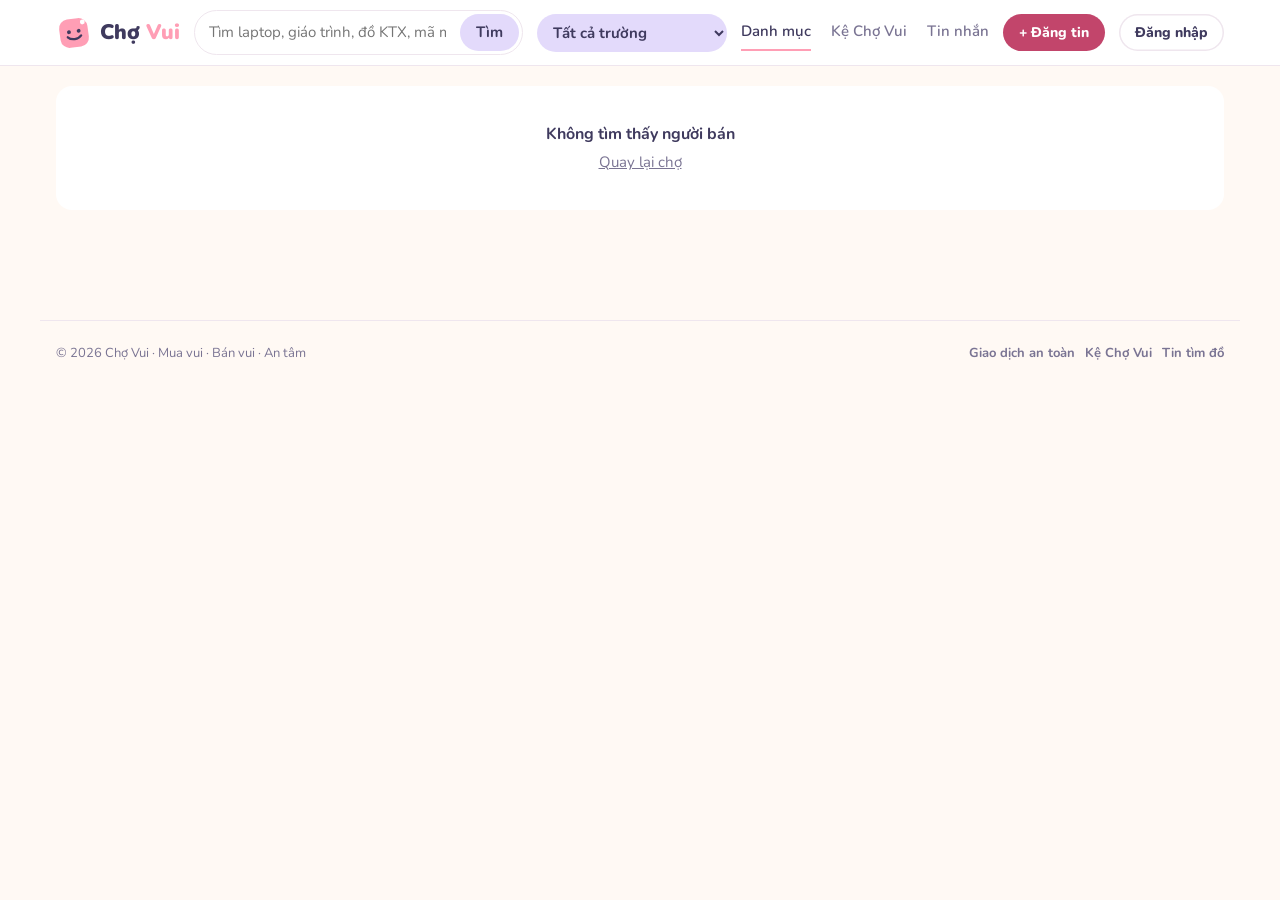
<file: seller.html>
<!doctype html>
<html lang="vi"><head><meta charset="utf-8"><meta name="viewport" content="width=device-width,initial-scale=1,viewport-fit=cover"><title>Trang người bán – Chợ Vui</title><link rel="icon" href="/favicon.svg"><link rel="stylesheet" href="https://fonts.googleapis.com/css2?family=Nunito:wght@400;600;700;800;900&display=swap"><link rel="stylesheet" href="/css/app.css"><link rel="stylesheet" href="/css/pages.css"><link rel="stylesheet" href="/css/more.css"><script id="wix-site-script" src="https://manage.wix.com/_api/headless-business-setup/v1/headless-business/site-script.js" data-client-id="25baaef8-1a6a-4740-84be-75ab2af6011e" async></script></head>
<body><header id="hdr"></header><main class="wrap" id="app"></main><footer id="foot"></footer><nav id="bnav"></nav><script type="module" src="/js/seller.js"></script></body></html>
</file>
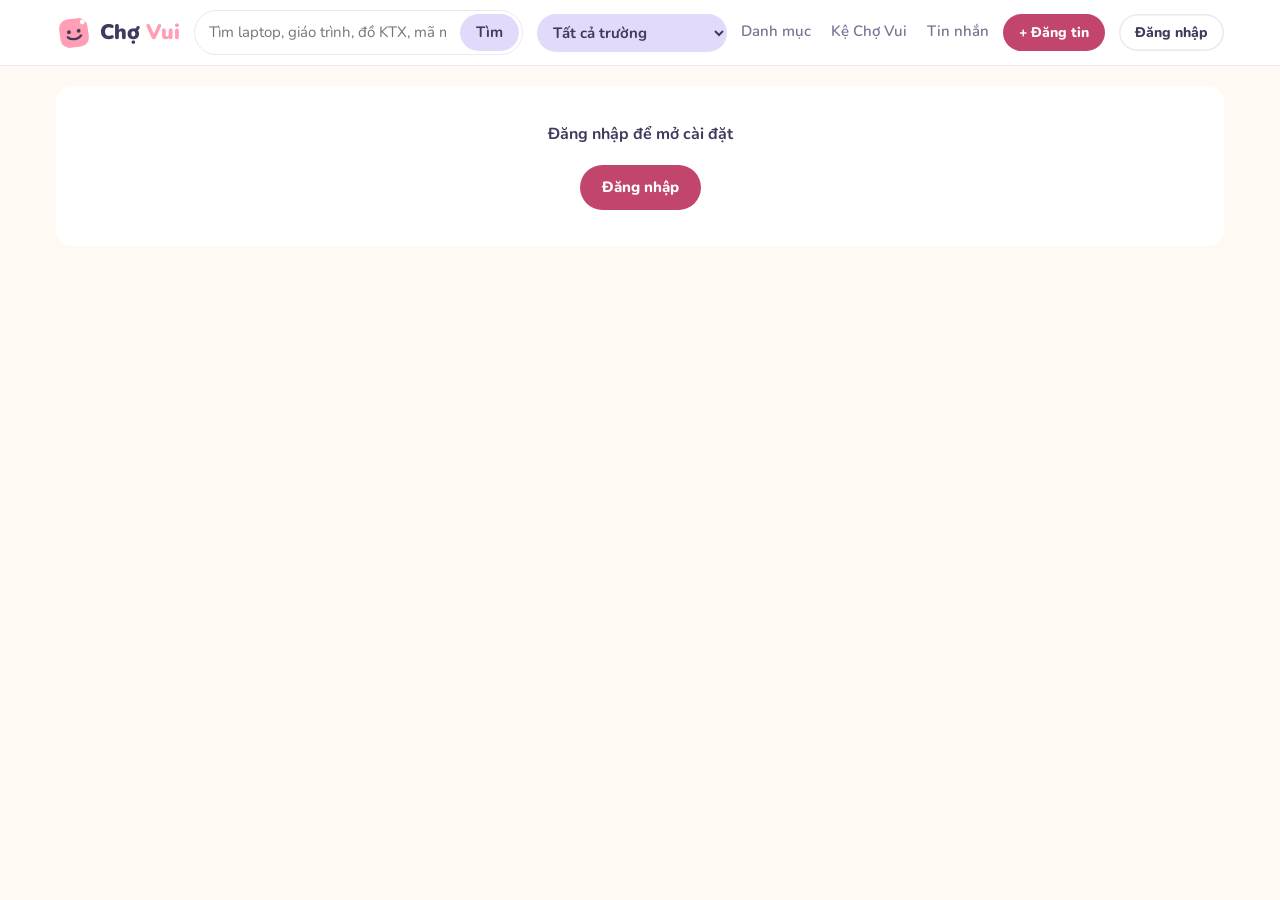
<file: settings.html>
<!doctype html>
<html lang="vi">
<head>
<meta charset="utf-8">
<meta name="viewport" content="width=device-width,initial-scale=1,viewport-fit=cover">
<title>Xác thực và cài đặt – Chợ Vui</title>
<link rel="icon" href="/favicon.svg">
<link rel="stylesheet" href="https://fonts.googleapis.com/css2?family=Nunito:wght@400;600;700;800;900&display=swap">
<link rel="stylesheet" href="/css/app.css">
<link rel="stylesheet" href="/css/pages.css">
<link rel="stylesheet" href="/css/more.css">
<script id="wix-site-script" src="https://manage.wix.com/_api/headless-business-setup/v1/headless-business/site-script.js" data-client-id="25baaef8-1a6a-4740-84be-75ab2af6011e" async></script></head>
<body>
<header id="hdr"></header>
<main class="wrap" id="app"></main>
<nav id="bnav"></nav>
<script type="module" src="/js/settings.js"></script>
</body>
</html>
</file>
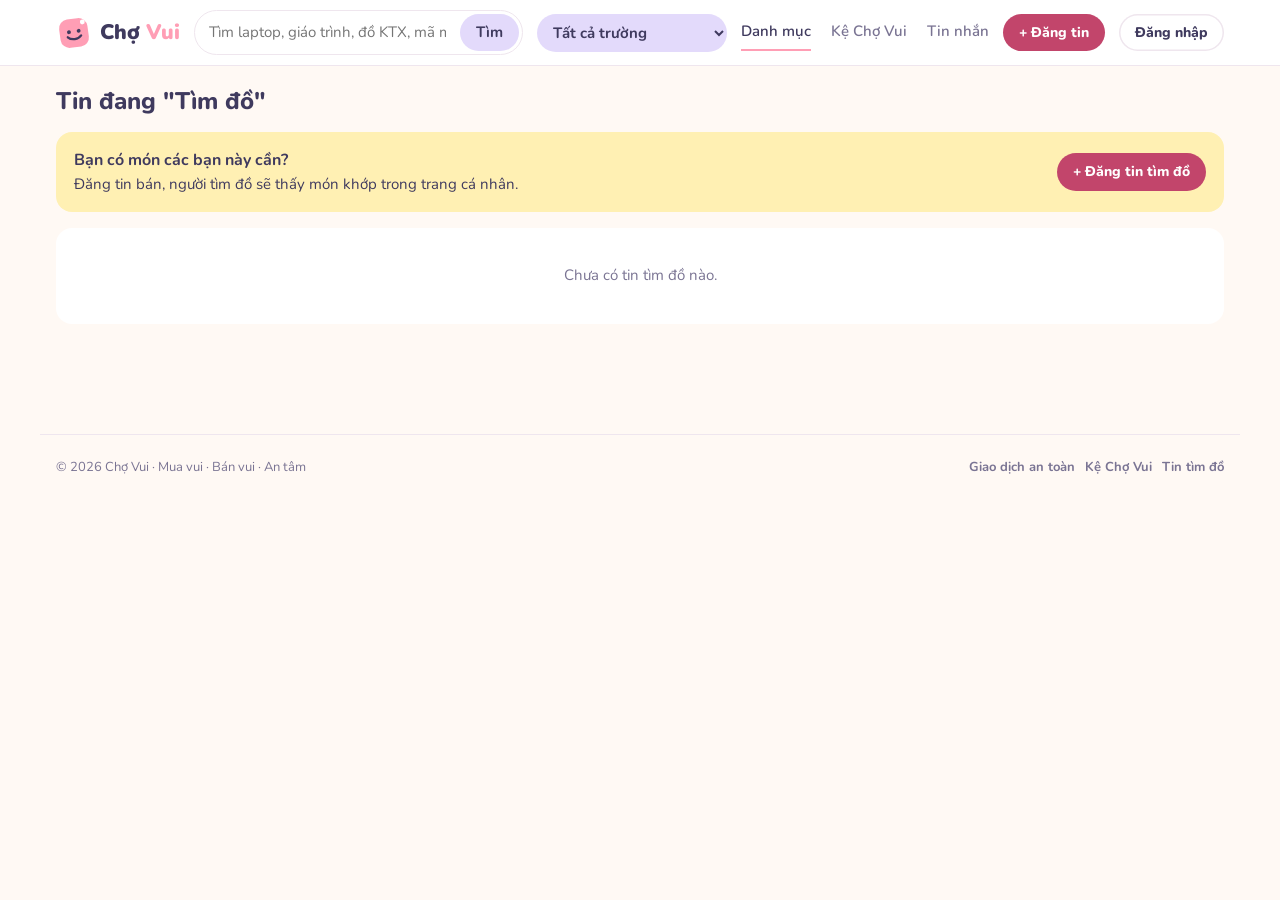
<file: timdo.html>
<!doctype html>
<html lang="vi"><head><meta charset="utf-8"><meta name="viewport" content="width=device-width,initial-scale=1,viewport-fit=cover"><title>Tin tìm đồ – Chợ Vui</title><link rel="icon" href="/favicon.svg"><link rel="stylesheet" href="https://fonts.googleapis.com/css2?family=Nunito:wght@400;600;700;800;900&display=swap"><link rel="stylesheet" href="/css/app.css"><link rel="stylesheet" href="/css/pages.css"><link rel="stylesheet" href="/css/more.css"><script id="wix-site-script" src="https://manage.wix.com/_api/headless-business-setup/v1/headless-business/site-script.js" data-client-id="25baaef8-1a6a-4740-84be-75ab2af6011e" async></script></head>
<body><header id="hdr"></header>
<main class="wrap"><div class="page-h"><h1>Tin đang "Tìm đồ"</h1></div>
<div class="banner" style="margin-bottom:16px"><div><b>Bạn có món các bạn này cần?</b><span>Đăng tin bán, người tìm đồ sẽ thấy món khớp trong trang cá nhân.</span></div><a class="btn primary sm" href="/post.html?mode=want">+ Đăng tin tìm đồ</a></div>
<div class="list" id="list"></div></main>
<footer id="foot"></footer><nav id="bnav"></nav>
<script type="module">
import { shell, queryItems, universities, uniName, esc, vnd, icon, catOf } from "/js/app.js";
shell("search");
const unis = await universities();
const r = await queryItems("WantAds", { filters: [{ field: "status", op: "eq", value: "open" }], sort: [{ field: "_createdDate", direction: "desc" }], limit: 50 }).catch(() => ({ items: [] }));
document.getElementById("list").innerHTML = r.items.map((w) => '<div class="li"><span class="sq t-yellow">' + icon("search") + '</span><div class="body"><b>' + esc(w.title) + '</b><span class="small muted">' + esc(w.posterName) + " · " + esc(uniName(w.university, unis)) + " · " + esc(catOf(w.category).name) + " · Ngân sách " + (w.budget ? vnd(w.budget) : "linh hoạt") + '</span></div><a class="btn soft sm" href="/post.html">Tôi có món này</a></div>').join("") || '<div class="empty">Chưa có tin tìm đồ nào.</div>';
</script>
</body></html>
</file>
<file: css/app.css>
/* Chợ Vui – brand board v1.0: Nunito, pastel candy palette, ink purple text */
:root{
  --keo:#FF9EB5; --hong:#C2456B; --hong-ink:#A8355A; --sua:#FFD6E0; --lav:#E3DAFB; --bacha:#CDEFE0;
  --xanh:#D6E9FB; --vang:#FFF0B3; --cam:#FFE2CC; --kem:#FFF9F4; --muc:#3F3A5E; --xam:#7A7493;
  --line:#EFE6EE; --white:#fff; --ok:#1F7A4D; --ok-bg:#DDF4E7; --warn:#8A5A00; --warn-bg:#FFF0C2;
  --bad:#B42345; --bad-bg:#FDE1E7; --hold:rgba(63,58,94,.78);
  --r-lg:22px; --r-md:16px; --r-sm:12px;
  --f:"Nunito",system-ui,-apple-system,"Segoe UI",Roboto,sans-serif;
}
*{box-sizing:border-box}
html{-webkit-text-size-adjust:100%}
body{margin:0;background:var(--kem);color:var(--muc);font-family:var(--f);font-size:15px;line-height:1.55}
a{color:inherit}
img{max-width:100%}
button,input,select,textarea{font:inherit;color:inherit}
[hidden]{display:none!important}
:focus-visible{outline:2.5px solid var(--hong);outline-offset:2px;border-radius:10px}
h1,h2,h3{margin:0;font-weight:800;line-height:1.25;text-wrap:balance}
.wrap{max-width:1200px;margin:0 auto;padding-left:max(16px,env(safe-area-inset-left));padding-right:max(16px,env(safe-area-inset-right))}
.ic{width:20px;height:20px;flex-shrink:0}
.muted{color:var(--xam)}
.small{font-size:13px}

/* header */
.hdr{position:sticky;top:0;z-index:30;background:var(--white);border-bottom:1px solid var(--line)}
.bar{display:flex;align-items:center;gap:14px;padding-block:10px}
.logo{display:flex;align-items:center;gap:8px;text-decoration:none;font-weight:900;font-size:21px;flex-shrink:0;color:var(--muc)}
.logo svg{width:36px;height:36px}
.logo em{font-style:normal;color:var(--keo)}
.search{flex:1;min-width:0;display:flex;align-items:center;border:1.5px solid var(--line);border-radius:999px;padding:3px 3px 3px 14px;background:var(--white)}
.search input{flex:1;min-width:0;border:0;outline:0;background:transparent;padding:7px 0}
.search button{border:0;background:var(--lav);color:var(--muc);font-weight:700;border-radius:999px;padding:7px 16px;cursor:pointer}
.pick{border:0;background:var(--lav);font-weight:700;border-radius:999px;padding:8px 12px;max-width:190px;cursor:pointer}
.links{display:flex;gap:20px;flex-shrink:0}
.links a{text-decoration:none;font-weight:600;color:var(--xam);padding:6px 0;border-bottom:2.5px solid transparent}
.links a:hover,.links a[aria-current]{color:var(--muc);border-color:var(--keo)}
.sess{display:flex;align-items:center;flex-shrink:0}
.av{width:38px;height:38px;border-radius:50%;display:grid;place-items:center;font-weight:800;font-size:14px;background:var(--sua);text-decoration:none;flex-shrink:0}
.av.lg{width:72px;height:72px;font-size:24px}
.av.ph{background:var(--line)}
.t-pink{background:var(--sua)}.t-lav{background:var(--lav)}.t-mint{background:var(--bacha)}.t-blue{background:var(--xanh)}.t-yellow{background:var(--vang)}.t-peach{background:var(--cam)}

/* buttons, chips, fields */
.btn{display:inline-flex;align-items:center;justify-content:center;gap:6px;border:0;border-radius:999px;padding:11px 22px;font-weight:800;cursor:pointer;text-decoration:none;white-space:nowrap;font-size:15px}
.btn.sm{padding:8px 16px;font-size:14px}
.btn.primary{background:var(--hong);color:#fff}
.btn.primary:hover{background:var(--hong-ink)}
.btn.line{background:var(--white);color:var(--hong);box-shadow:inset 0 0 0 1.5px var(--keo)}
.btn.soft{background:var(--lav);color:var(--muc)}
.btn.ghost{background:transparent;color:var(--muc);box-shadow:inset 0 0 0 1.5px var(--line)}
.btn.ok{background:var(--ok-bg);color:var(--ok)}
.btn.bad{background:var(--bad-bg);color:var(--bad)}
.btn:disabled{opacity:.55;cursor:default}
.btn.block{width:100%}
.chip{display:inline-flex;align-items:center;gap:4px;border-radius:999px;padding:4px 11px;font-size:12.5px;font-weight:700;background:var(--lav);white-space:nowrap}
.chip.ok{background:var(--ok-bg);color:var(--ok)}.chip.warn{background:var(--warn-bg);color:var(--warn)}.chip.bad{background:var(--bad-bg);color:var(--bad)}
.chip.hold{background:var(--muc);color:#fff}.chip.muted{background:var(--line);color:var(--xam)}
.chip.mint{background:var(--bacha)}.chip.peach{background:var(--cam)}.chip.pink{background:var(--sua)}.chip.yellow{background:var(--vang)}
button.chip{border:0;cursor:pointer}
button.chip[aria-pressed="true"]{background:var(--muc);color:#fff}
.field{display:grid;gap:6px}
.field>label,.lbl{font-size:13.5px;font-weight:700}
.input,select.input,textarea.input{width:100%;border:1.5px solid var(--line);border-radius:var(--r-sm);padding:11px 13px;background:var(--white);outline:0}
.input:focus{border-color:var(--keo)}
textarea.input{min-height:96px;resize:vertical}
.err{color:var(--bad);font-size:13.5px;margin:0;min-height:1em}
.row{display:flex;gap:10px;flex-wrap:wrap;align-items:center}
.grid2{display:grid;grid-template-columns:1fr 1fr;gap:12px}
@media(max-width:520px){.grid2{grid-template-columns:1fr}}

/* layout blocks */
main{padding-block:20px 110px}
.panel{background:var(--white);border-radius:var(--r-lg);padding:22px}
.sec{margin-top:34px}
.sec-h{display:flex;justify-content:space-between;align-items:baseline;gap:10px;margin-bottom:14px}
.sec-h h2{font-size:21px}
.sec-h a{color:var(--hong);font-weight:800;text-decoration:none;font-size:14px;white-space:nowrap}
.page-h{display:flex;align-items:center;gap:10px;margin-bottom:16px}
.page-h h1{font-size:24px}
.crumb{font-size:13px;color:var(--xam);margin-bottom:10px}
.crumb a{text-decoration:none}
.empty{text-align:center;padding:36px 16px;color:var(--xam);background:var(--white);border-radius:var(--r-md);grid-column:1/-1}
.empty b{display:block;color:var(--muc);font-size:16px;margin-bottom:4px}
.notice{border-radius:var(--r-md);padding:14px 16px;background:var(--bacha);font-size:14px}
.notice b{display:block}
.notice.warn{background:var(--vang)}.notice.pink{background:var(--sua)}.notice.lav{background:var(--lav)}

/* hero */
.hero{background:var(--lav);border-radius:28px;padding:34px;display:grid;grid-template-columns:1.2fr 1fr;gap:28px;align-items:center}
.hero h1{font-size:clamp(28px,4.2vw,40px);font-weight:900}
.hero p{max-width:52ch;margin:12px 0 20px}
.stats{display:flex;gap:26px;flex-wrap:wrap;margin-top:26px}
.stats b{display:block;font-size:22px;font-weight:900;font-variant-numeric:tabular-nums}
.stats small{font-size:12.5px;color:var(--xam)}
.hero-art{background:var(--sua);border-radius:22px;aspect-ratio:1.45;max-width:100%;display:grid;place-items:center}
.hero-art svg{width:84%;height:auto}
@media(max-width:820px){.hero{grid-template-columns:1fr;padding:22px}.hero-art{order:-1;aspect-ratio:2.2}}

/* categories */
.cats{display:grid;grid-template-columns:repeat(4,1fr);gap:12px}
.cat{display:flex;align-items:center;gap:12px;border-radius:var(--r-md);padding:18px 14px;text-decoration:none;font-weight:700;line-height:1.3}
.cat .ico{width:42px;height:42px;border-radius:50%;background:var(--white);display:grid;place-items:center;flex-shrink:0}
.cat small{display:block;font-weight:600;color:var(--xam)}
@media(max-width:820px){.cats{grid-template-columns:1fr 1fr}.cat{padding:14px 12px;font-size:14px}}

/* listing grid & card */
.grid{display:grid;grid-template-columns:repeat(5,minmax(0,1fr));gap:14px}
@media(max-width:1100px){.grid{grid-template-columns:repeat(4,minmax(0,1fr))}}
@media(max-width:860px){.grid{grid-template-columns:repeat(3,minmax(0,1fr))}}
@media(max-width:600px){.grid{grid-template-columns:repeat(2,minmax(0,1fr));gap:10px}}
.grid.dim{opacity:.55;transition:opacity .2s}
.card{background:var(--white);border-radius:var(--r-md);padding:8px;text-decoration:none;display:flex;flex-direction:column;min-width:0;border:1px solid var(--line)}
.card:hover{border-color:var(--keo)}
.thumb{position:relative;border-radius:var(--r-sm);aspect-ratio:1;display:grid;place-items:center;overflow:hidden}
.thumb::before,.thumb::after{content:"";position:absolute;inset:0;background:linear-gradient(to top right,transparent calc(50% - .6px),rgba(255,255,255,.6) 50%,transparent calc(50% + .6px))}
.thumb::after{transform:scaleX(-1)}
.thumb .obj{width:40%;height:auto;position:relative;z-index:1;stroke-width:1.4}
.thumb .badge{position:absolute;top:8px;left:8px;z-index:2;font-size:10.5px;letter-spacing:.03em;padding:3px 8px}
.thumb .shelf{position:absolute;top:8px;right:8px;z-index:2;font-size:10.5px;padding:3px 8px;background:var(--white)}
.thumb .holdtag{position:absolute;z-index:2;top:50%;left:50%;transform:translate(-50%,-50%);background:var(--hold);color:#fff;font-size:12px;font-weight:700;padding:5px 12px;border-radius:999px;white-space:nowrap}
.thumb .note{position:absolute;bottom:7px;left:0;right:0;text-align:center;font-size:10.5px;opacity:.7;z-index:1}
.card h3{font-size:14px;font-weight:700;margin:9px 4px 3px;line-height:1.35;display:-webkit-box;-webkit-line-clamp:2;-webkit-box-orient:vertical;overflow:hidden;min-height:2.7em}
.price{color:var(--hong);font-weight:900;margin:0 4px;font-variant-numeric:tabular-nums}
.card .meta{display:flex;justify-content:space-between;gap:6px;font-size:12px;color:var(--xam);margin:5px 4px 3px}
.card .meta span:first-child{overflow:hidden;text-overflow:ellipsis;white-space:nowrap}
.skel{background:linear-gradient(90deg,var(--line),#f8f2f6,var(--line));background-size:200% 100%;border-radius:var(--r-md);aspect-ratio:.72}
@media(prefers-reduced-motion:no-preference){.skel{animation:sk 1.4s infinite}@keyframes sk{to{background-position:-200% 0}}}

/* steps */
.steps{display:grid;grid-template-columns:repeat(4,1fr);gap:12px}
.step{background:var(--white);border-radius:var(--r-md);padding:18px}
.step .n{width:32px;height:32px;border-radius:50%;background:var(--sua);color:var(--hong);display:grid;place-items:center;font-weight:900;margin-bottom:10px}
.step h3{font-size:15.5px;margin-bottom:4px}
.step p{margin:0;font-size:14px;color:var(--xam)}
@media(max-width:860px){.steps{grid-template-columns:1fr 1fr}}
@media(max-width:460px){.steps{grid-template-columns:1fr}}
.banner{display:flex;align-items:center;justify-content:space-between;gap:14px;flex-wrap:wrap;background:var(--vang);border-radius:var(--r-md);padding:16px 18px}
.banner b{display:block;font-size:16px}

/* tabs, lists */
.tabs{display:flex;gap:6px;background:var(--white);border-radius:999px;padding:4px;border:1px solid var(--line);overflow-x:auto;margin-bottom:14px}
.tabs button,.tabs a{border:0;background:transparent;border-radius:999px;padding:8px 14px;font-weight:700;cursor:pointer;white-space:nowrap;text-decoration:none;font-size:14px}
.tabs [aria-selected="true"]{background:var(--lav)}
.list{display:grid;gap:10px}
.li{display:flex;gap:12px;align-items:center;background:var(--white);border-radius:var(--r-md);padding:12px;border:1px solid var(--line);text-decoration:none;min-width:0}
.li .sq{width:56px;height:56px;border-radius:var(--r-sm);display:grid;place-items:center;flex-shrink:0}
.li .body{flex:1;min-width:0}
.li .body b{display:block;overflow:hidden;text-overflow:ellipsis;white-space:nowrap}
.menu .li .ic{color:var(--xam)}

/* bottom nav (phone) */
.bnav{display:none}
@media(max-width:760px){
  .links,.post-btn{display:none}
  .bar{flex-wrap:wrap;gap:10px}
  .search{order:5;flex-basis:100%}
  .pick{margin-left:auto;max-width:150px;font-size:13px}
  .bnav{display:grid;grid-template-columns:repeat(5,1fr);position:fixed;left:0;right:0;bottom:0;z-index:30;background:var(--white);border-top:1px solid var(--line);padding:6px max(8px,env(safe-area-inset-left)) calc(6px + env(safe-area-inset-bottom)) max(8px,env(safe-area-inset-right))}
  .bnav a{display:flex;flex-direction:column;align-items:center;gap:2px;font-size:11px;font-weight:700;text-decoration:none;color:var(--xam);padding:4px 0}
  .bnav a[aria-current]{color:var(--hong)}
  .bnav .fab{margin-top:-24px}
  .bnav .fab span{width:52px;height:52px;border-radius:50%;background:var(--keo);color:var(--muc);display:grid;place-items:center;box-shadow:0 6px 16px rgba(194,69,107,.3)}
  .bnav .fab .ic{width:26px;height:26px;stroke-width:2.4}
  main{padding-bottom:120px}
}
.toast{position:fixed;left:50%;bottom:calc(84px + env(safe-area-inset-bottom));transform:translateX(-50%);z-index:60;background:var(--muc);color:#fff;padding:10px 18px;border-radius:999px;font-weight:700;font-size:14px;max-width:calc(100% - 32px);text-align:center}
.foot{border-top:1px solid var(--line);padding-block:22px;color:var(--xam);font-size:13px;display:flex;justify-content:space-between;gap:12px;flex-wrap:wrap}
.foot a{text-decoration:none;font-weight:700}
.thumb img.cover{position:absolute;inset:0;width:100%;height:100%;object-fit:cover;z-index:1}
.req{color:var(--hong)}
.ferr{color:var(--bad);font-size:12.5px}
.ferr:empty{display:none}
.input[aria-invalid="true"]{border-color:var(--bad)}

.links a{position:relative}
.badge-n{display:inline-grid;place-items:center;min-width:18px;height:18px;padding:0 5px;border-radius:999px;background:var(--hong);color:#fff;font-size:11px;font-weight:800;margin-left:4px;vertical-align:1px}
</file>
<file: css/pages.css>
/* page-specific blocks */
.chips-row{display:flex;gap:8px;overflow-x:auto;padding-bottom:4px;margin-bottom:14px}
.split{display:grid;grid-template-columns:260px minmax(0,1fr);gap:18px;align-items:start}
.filters{display:grid;gap:16px;position:sticky;top:84px}
.between{justify-content:space-between}
.tight{gap:8px}
.link{border:0;background:none;color:var(--hong);font-weight:800;cursor:pointer;padding:0;display:inline-flex;align-items:center;gap:6px;text-decoration:none}
.bar2{margin-bottom:12px}
.input.sm{padding:8px 12px;width:auto;border-radius:999px}
.g4{grid-template-columns:repeat(4,minmax(0,1fr))}
.center{display:flex;justify-content:center;margin-top:18px}
.only-phone{display:none}
@media(max-width:860px){.split{grid-template-columns:1fr}.filters{display:none;position:static}.filters.open{display:grid}.only-phone{display:inline-flex}.g4{grid-template-columns:repeat(3,minmax(0,1fr))}}
@media(max-width:600px){.g4{grid-template-columns:repeat(2,minmax(0,1fr))}}
.card .meta span:last-child{white-space:nowrap}

.detail{display:grid;grid-template-columns:minmax(0,1.2fr) minmax(0,1fr);gap:26px;align-items:start}
.gallery .thumb{aspect-ratio:1.2;border-radius:var(--r-lg)}
.gallery .thumb .obj{width:30%}
.thumbs{display:grid;grid-template-columns:repeat(4,1fr);gap:10px;margin-top:10px}
.thumbs span{aspect-ratio:1.3;border-radius:var(--r-sm)}
.info{display:grid;gap:14px;min-width:0}
.info h1{font-size:22px}
.big-price{font-size:28px;font-weight:900;color:var(--hong);font-variant-numeric:tabular-nums}
.kv{display:grid;grid-template-columns:auto 1fr;gap:8px 14px;font-size:14px}
.kv span{display:flex;gap:6px;align-items:center;color:var(--xam)}
.kv .ic{width:17px;height:17px}
.box{background:var(--white);border-radius:var(--r-md);padding:14px 16px;border:1px solid var(--line);display:grid;gap:8px}
.box p{margin:0}
.ck{list-style:none;margin:0;padding:0;display:grid;gap:6px}
.ck li{display:flex;gap:8px;align-items:center}
.ck .ic{color:var(--ok);width:18px;height:18px}
.seller{display:flex;align-items:center;gap:12px;background:var(--white);border:1px solid var(--line);border-radius:var(--r-md);padding:12px 14px;text-decoration:none}
.seller>span:nth-child(2){flex:1;min-width:0}
.seller b{display:block}
.stars{display:inline-flex;align-items:center;gap:2px}
.stars .st{width:14px;height:14px;fill:#F5B83D;stroke:#F5B83D}
.actions{display:grid;grid-template-columns:1fr 1.6fr;gap:10px}
.report{font-size:13.5px;color:var(--xam)}
.code{font-size:22px;font-weight:900;letter-spacing:.25em;background:var(--vang);padding:2px 10px;border-radius:10px}
.notice .ic{width:18px;height:18px;vertical-align:-4px}
@media(max-width:860px){.detail{grid-template-columns:1fr}}
.thumbs .tb{border:0;padding:0;border-radius:var(--r-sm);overflow:hidden;aspect-ratio:1.3;cursor:pointer;background:var(--line)}
.thumbs .tb img{width:100%;height:100%;object-fit:cover;display:block}
.gallery .thumb img.cover{object-fit:contain;background:var(--white)}
</file>
<file: css/more.css>
.auth{max-width:440px;margin:10px auto;display:grid;gap:16px}
.auth form{display:grid;gap:12px}
.auth .logo{justify-content:center;font-size:26px}
.form{display:grid;gap:16px;max-width:720px}
.seg{display:grid;grid-template-columns:1fr 1fr;background:var(--white);border:1px solid var(--line);border-radius:999px;padding:4px}
.seg button{border:0;background:none;border-radius:999px;padding:9px;font-weight:800;cursor:pointer}
.seg [aria-selected="true"]{background:var(--lav)}
.photos{display:flex;gap:10px}
.photos span{width:84px;height:84px;border-radius:var(--r-sm);border:2px dashed var(--keo);display:grid;place-items:center;color:var(--hong);font-size:12px;text-align:center;background:var(--sua)}
.photos span+span{border-color:var(--line);background:var(--white);color:var(--xam)}
.cb{display:flex;gap:10px;align-items:center;font-weight:600}
.cb input{width:18px;height:18px;accent-color:var(--hong)}
.qr{display:grid;grid-template-columns:150px 1fr;gap:16px;align-items:center}
.qr svg{width:150px;height:150px;background:#fff;border-radius:12px;padding:8px;border:1px solid var(--line)}
@media(max-width:520px){.qr{grid-template-columns:1fr}}
.me-head{display:flex;gap:16px;align-items:center;background:var(--lav);border-radius:var(--r-lg);padding:20px}
.me-head h1{font-size:22px}
.layout{display:grid;grid-template-columns:260px minmax(0,1fr);gap:18px;align-items:start}
@media(max-width:860px){.layout{grid-template-columns:1fr}}
.side{display:grid;gap:6px}
.side a{display:flex;gap:10px;align-items:center;padding:11px 14px;border-radius:var(--r-sm);text-decoration:none;font-weight:700;background:var(--white)}
.side a[aria-current]{background:var(--lav)}
.dot{width:10px;height:10px;border-radius:50%;flex-shrink:0}
.flow{display:flex;gap:6px;align-items:center;font-size:12px;color:var(--xam);margin-top:6px}
.flow i{flex:1;height:3px;background:var(--line);border-radius:3px}
.flow i.on{background:var(--keo)}
.flow b{font-weight:700}
.li .act{display:flex;gap:6px;flex-wrap:wrap;margin-top:8px}
.code-in{width:110px;letter-spacing:.2em;text-align:center}
.chat{display:grid;grid-template-columns:300px minmax(0,1fr);gap:14px;height:calc(100vh - 200px);min-height:420px}
.threads{overflow:auto;display:grid;gap:8px;align-content:start}
.thread{display:flex;flex-direction:column;background:var(--white);border-radius:var(--r-md);border:1px solid var(--line);min-height:0}
.thread .top{padding:12px 14px;border-bottom:1px solid var(--line)}
.msgs{flex:1;overflow:auto;padding:14px;display:flex;flex-direction:column;gap:8px}
.bub{max-width:78%;padding:8px 12px;border-radius:16px;background:var(--lav);align-self:flex-start;font-size:14.5px}
.bub.me{background:var(--sua);align-self:flex-end}
.compose{display:flex;gap:8px;padding:10px;border-top:1px solid var(--line)}
.compose input{flex:1;min-width:0}
@media(max-width:760px){.chat{grid-template-columns:1fr;height:auto}.thread{min-height:60vh}}
.tbl{width:100%;border-collapse:collapse;background:var(--white);border-radius:var(--r-md);overflow:hidden;font-size:14px}
.tbl th,.tbl td{padding:10px 12px;text-align:left;border-bottom:1px solid var(--line);vertical-align:middle}
.tbl th{font-size:12.5px;color:var(--xam);font-weight:800}
.tbl tr[data-id]{cursor:pointer}
.tbl tr[aria-selected="true"]{background:var(--lav)}
.scroll{overflow-x:auto}
.adm{display:grid;grid-template-columns:220px minmax(0,1fr) 320px;gap:16px;align-items:start}
@media(max-width:1100px){.adm{grid-template-columns:1fr}}
.adm-side{background:var(--lav);border-radius:var(--r-lg);padding:16px;display:grid;gap:6px}
.adm-side button{border:0;background:none;text-align:left;padding:10px 12px;border-radius:var(--r-sm);font-weight:700;cursor:pointer}
.adm-side [aria-selected="true"]{background:var(--white)}
.info-cards{display:grid;grid-template-columns:repeat(3,1fr);gap:12px}
@media(max-width:700px){.info-cards{grid-template-columns:1fr}}
.prose{max-width:68ch}
.prose h2{font-size:19px;margin:22px 0 8px}
.adm-grid{display:grid;grid-template-columns:1fr 1fr;gap:6px}
.adm-grid img{width:100%;aspect-ratio:1;object-fit:cover;border-radius:10px;display:block}
.adm-grid img:first-child{grid-column:1/-1;aspect-ratio:1.4;object-fit:contain;background:var(--line)}
.photos{flex-wrap:wrap}
.ph{position:relative;width:96px;height:96px;border-radius:var(--r-sm);overflow:hidden;background:var(--line)}
.ph img{width:100%;height:100%;object-fit:cover;display:block}
.ph .chip{position:absolute;left:4px;bottom:4px;font-size:10.5px;padding:2px 7px}
.ph-x{position:absolute;top:4px;right:4px;width:24px;height:24px;border-radius:50%;border:0;background:rgba(63,58,94,.75);color:#fff;font-weight:800;cursor:pointer;line-height:1}
.ph.add{border:2px dashed var(--keo);background:var(--sua);display:grid;place-items:center;align-content:center;gap:2px;color:var(--hong);font-weight:800;font-size:12.5px;cursor:pointer;text-align:center}
.ph.add small{font-weight:600;color:var(--xam)}
.ckf{display:grid;gap:10px}

.adm2 .kpis{display:grid;grid-template-columns:repeat(4,1fr);gap:12px;margin:16px 0 18px}
.kpi{border-radius:14px;padding:14px 16px}
.kpi b{display:block;font-size:24px;font-weight:900;font-variant-numeric:tabular-nums}
.kpi span{font-size:12.5px;color:var(--xam)}
.tabs2{display:flex;gap:4px;background:#f3f0f8;border-radius:999px;padding:4px;margin-bottom:16px;flex-wrap:wrap}
.tabs2 button{border:0;background:transparent;padding:8px 14px;border-radius:999px;cursor:pointer;font-size:14px;color:var(--xam);font-weight:700}
.tabs2 [aria-selected="true"]{background:var(--white);color:var(--muc);box-shadow:0 1px 4px rgba(63,58,94,.12)}
.queue{display:flex;flex-direction:column;gap:12px}
.qitem{display:grid;grid-template-columns:110px minmax(0,1fr) 260px;gap:16px;background:var(--white);border:1px solid var(--line);border-radius:16px;padding:14px}
.qph{display:grid;place-items:center;aspect-ratio:1;border-radius:12px;overflow:hidden;text-decoration:none}
.qph img{width:100%;height:100%;object-fit:cover}
.qph .ic{width:40%;height:40%}
.qbody{display:grid;gap:6px;min-width:0}
.qbody h3{font-size:16px}
.qphotos{display:flex;gap:6px;flex-wrap:wrap}
.qp{border:0;padding:0;width:56px;height:56px;border-radius:8px;overflow:hidden;cursor:zoom-in;background:var(--line)}
.qp img{width:100%;height:100%;object-fit:cover;display:block}
.kv2{display:grid;grid-template-columns:150px 1fr;gap:4px 12px;font-size:13.5px;margin:4px 0 0}
.kv2 dt{color:var(--xam)}
.kv2 dd{margin:0;font-weight:600}
.checks{display:grid;gap:2px;align-content:start;background:var(--kem);border-radius:12px;padding:12px}
.checks label{display:flex;gap:8px;align-items:flex-start;font-size:13.5px;padding:3px 0;cursor:pointer}
.checks input{accent-color:var(--ok);margin-top:3px;width:16px;height:16px}
.acts{display:flex;gap:6px;margin-top:8px;flex-wrap:wrap}
.alert{background:#FFF8DC;border:1px solid var(--vang);border-radius:12px;padding:10px 12px;font-size:13.5px;color:#6b5000;margin-top:6px}
.alert.red{background:#FFF0F0;border-color:#F8C9C9;color:#9b2c2c}
.mlist{display:grid;grid-template-columns:1fr 1fr;gap:12px}
.mitem{display:flex;gap:12px;background:var(--white);border:1px solid var(--line);border-radius:14px;padding:10px}
.mitem .qph{width:84px;flex:none}
.mitem h4{font-size:14px;margin:0 0 2px}
.tiny{font-size:12px}
.radio{display:flex;align-items:center;gap:8px;padding:4px 0;font-size:14px;cursor:pointer}
.radio input{accent-color:var(--hong)}
.overlay2{position:fixed;inset:0;background:rgba(40,30,70,.35);display:grid;place-items:center;z-index:70;padding:16px}
.modal2{background:var(--white);border-radius:20px;padding:22px;width:min(480px,100%);max-height:90vh;overflow:auto}
.modal2 h3{font-size:19px;margin-bottom:4px}
.modal2 .zoom{width:100%;max-height:70vh;object-fit:contain;border-radius:12px;background:var(--line)}
.dim{opacity:.6;transition:opacity .2s}
@media(max-width:900px){.adm2 .kpis{grid-template-columns:1fr 1fr}.qitem{grid-template-columns:90px minmax(0,1fr)}.qitem>.checks{grid-column:1/-1}.mlist{grid-template-columns:1fr}.kv2{grid-template-columns:120px 1fr}}
</file>
